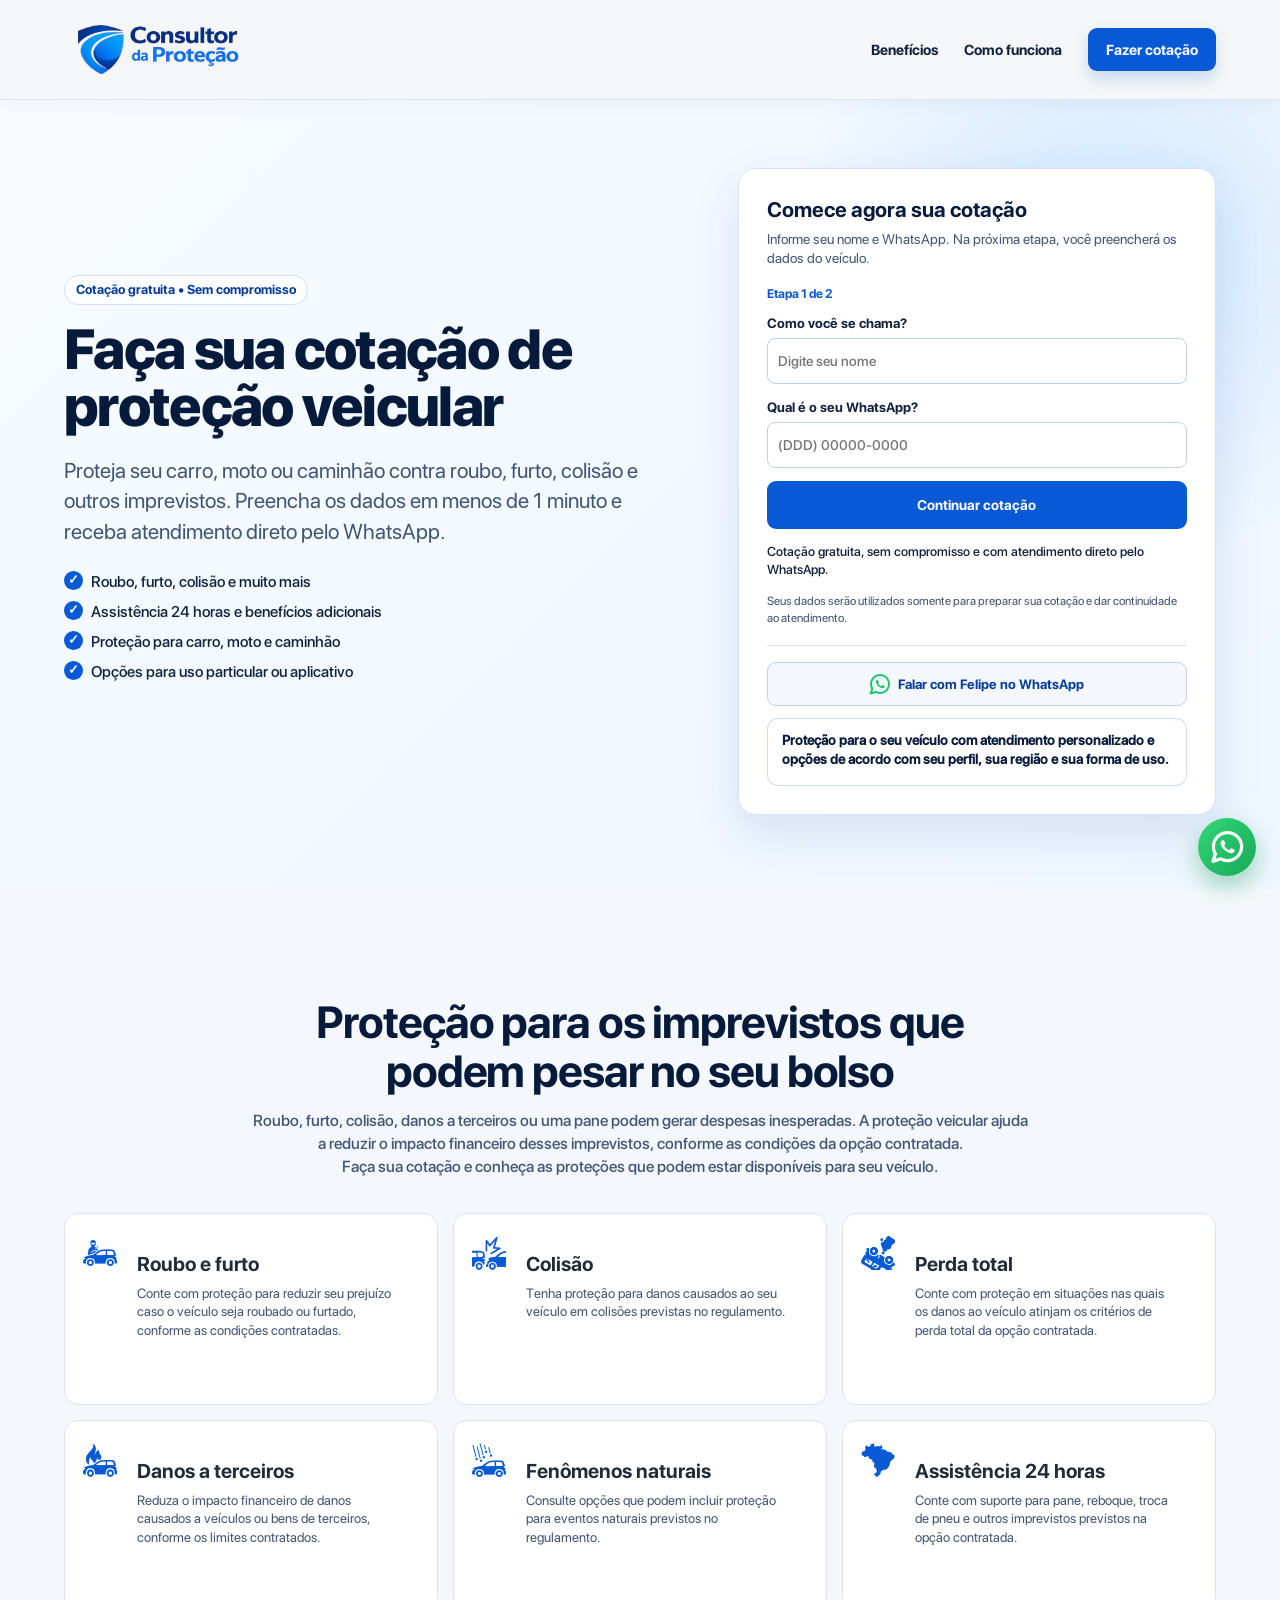
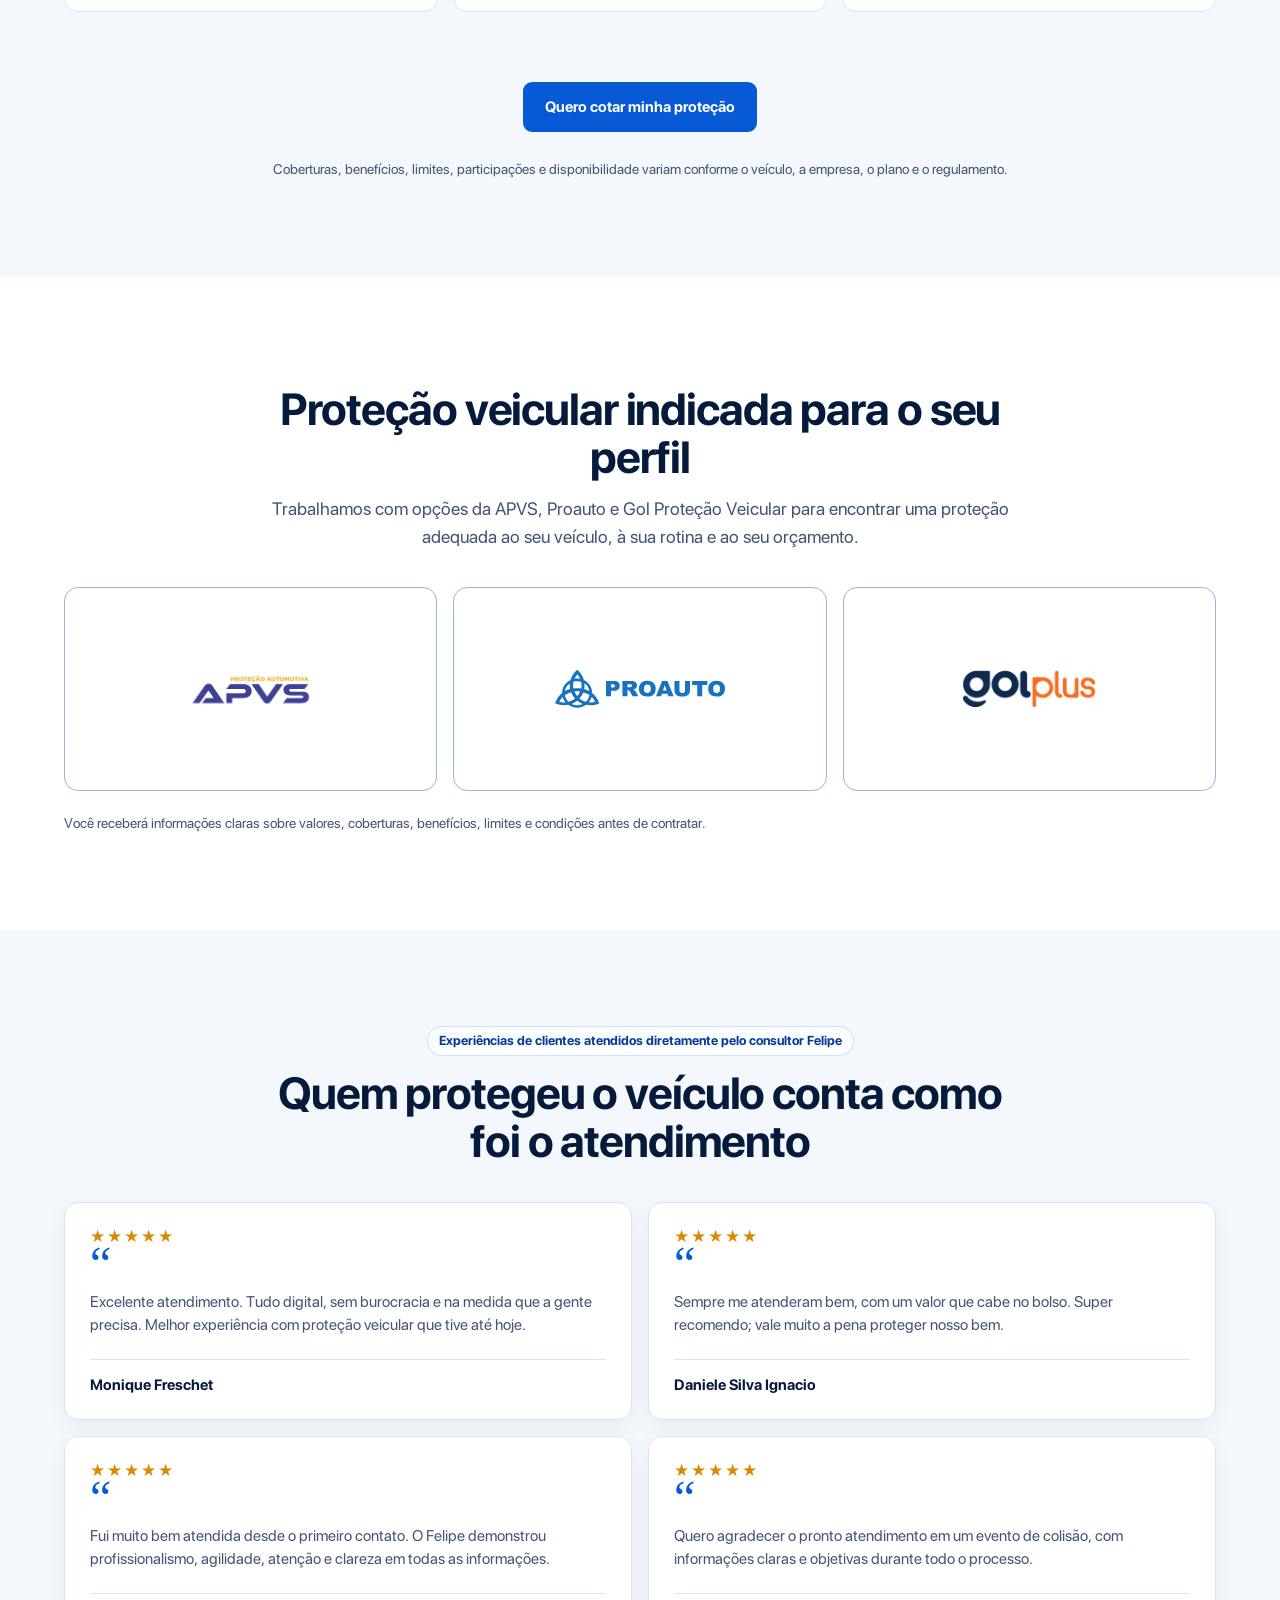
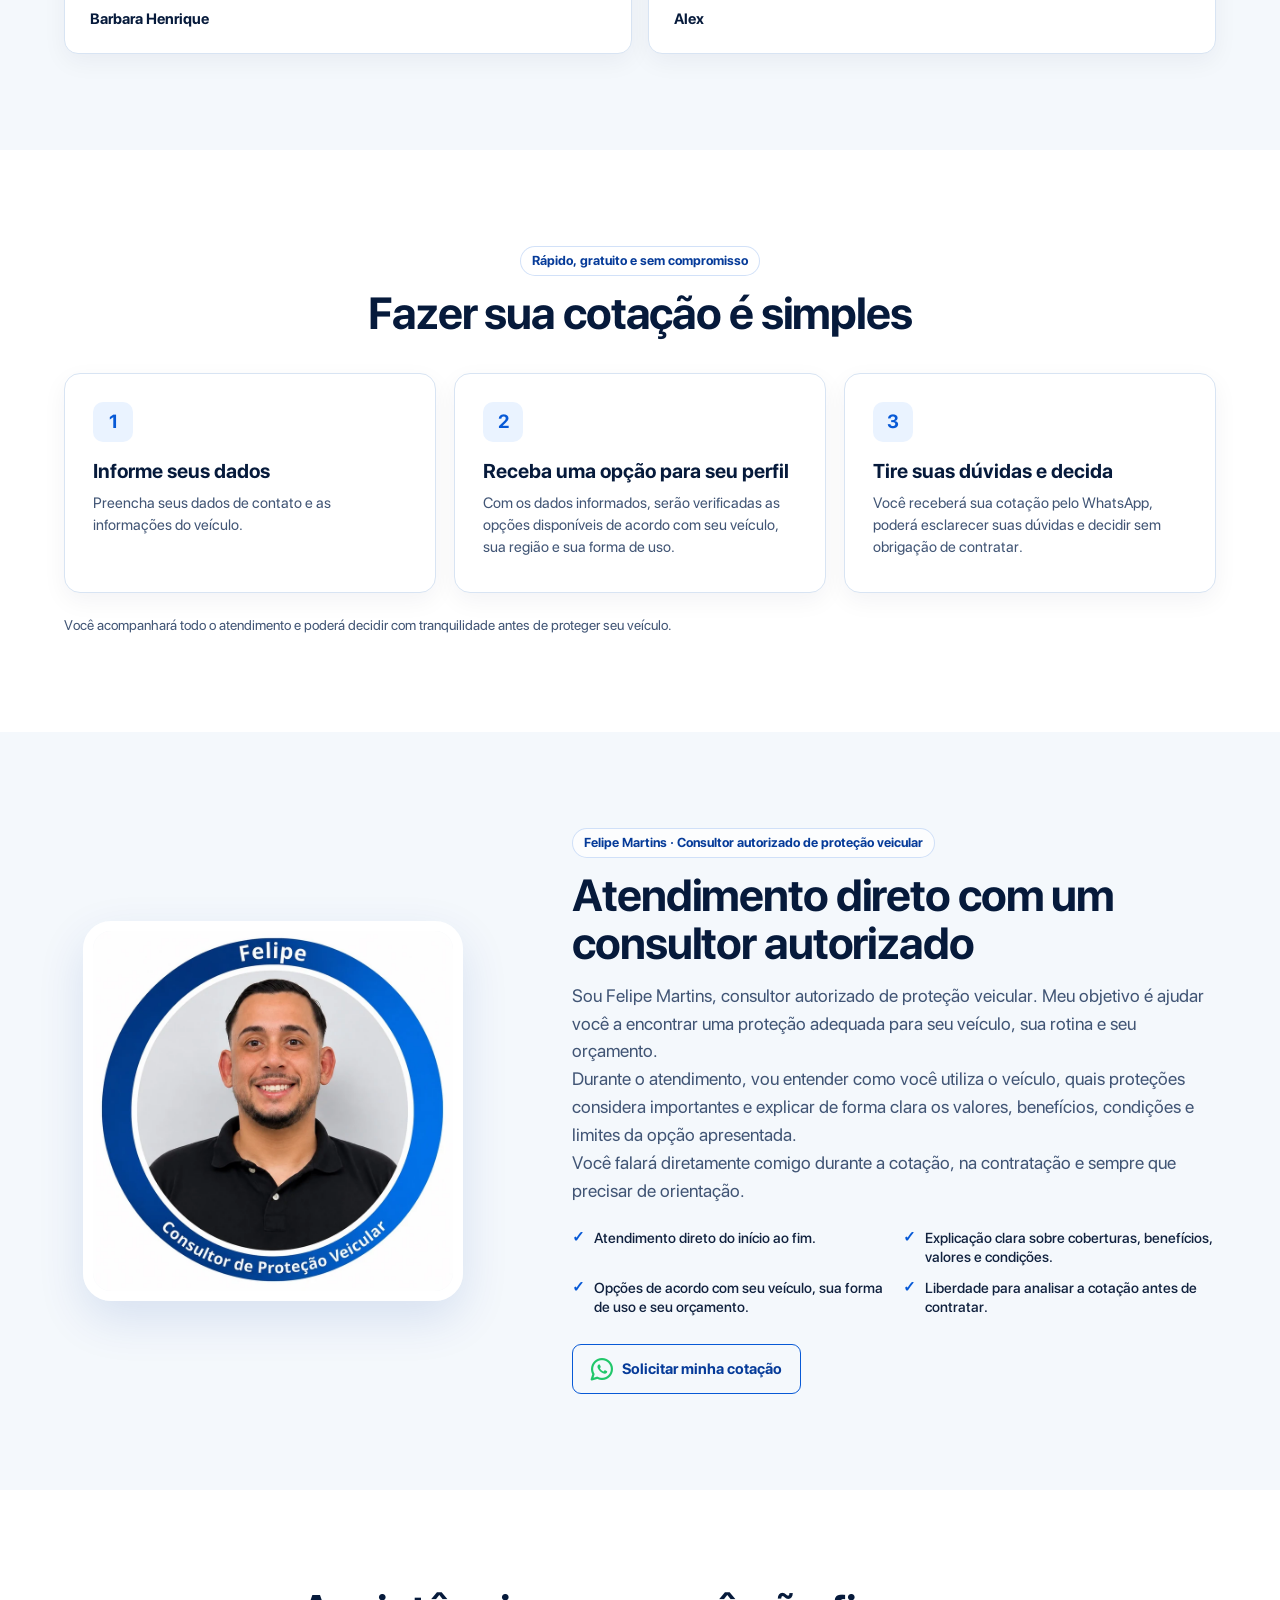
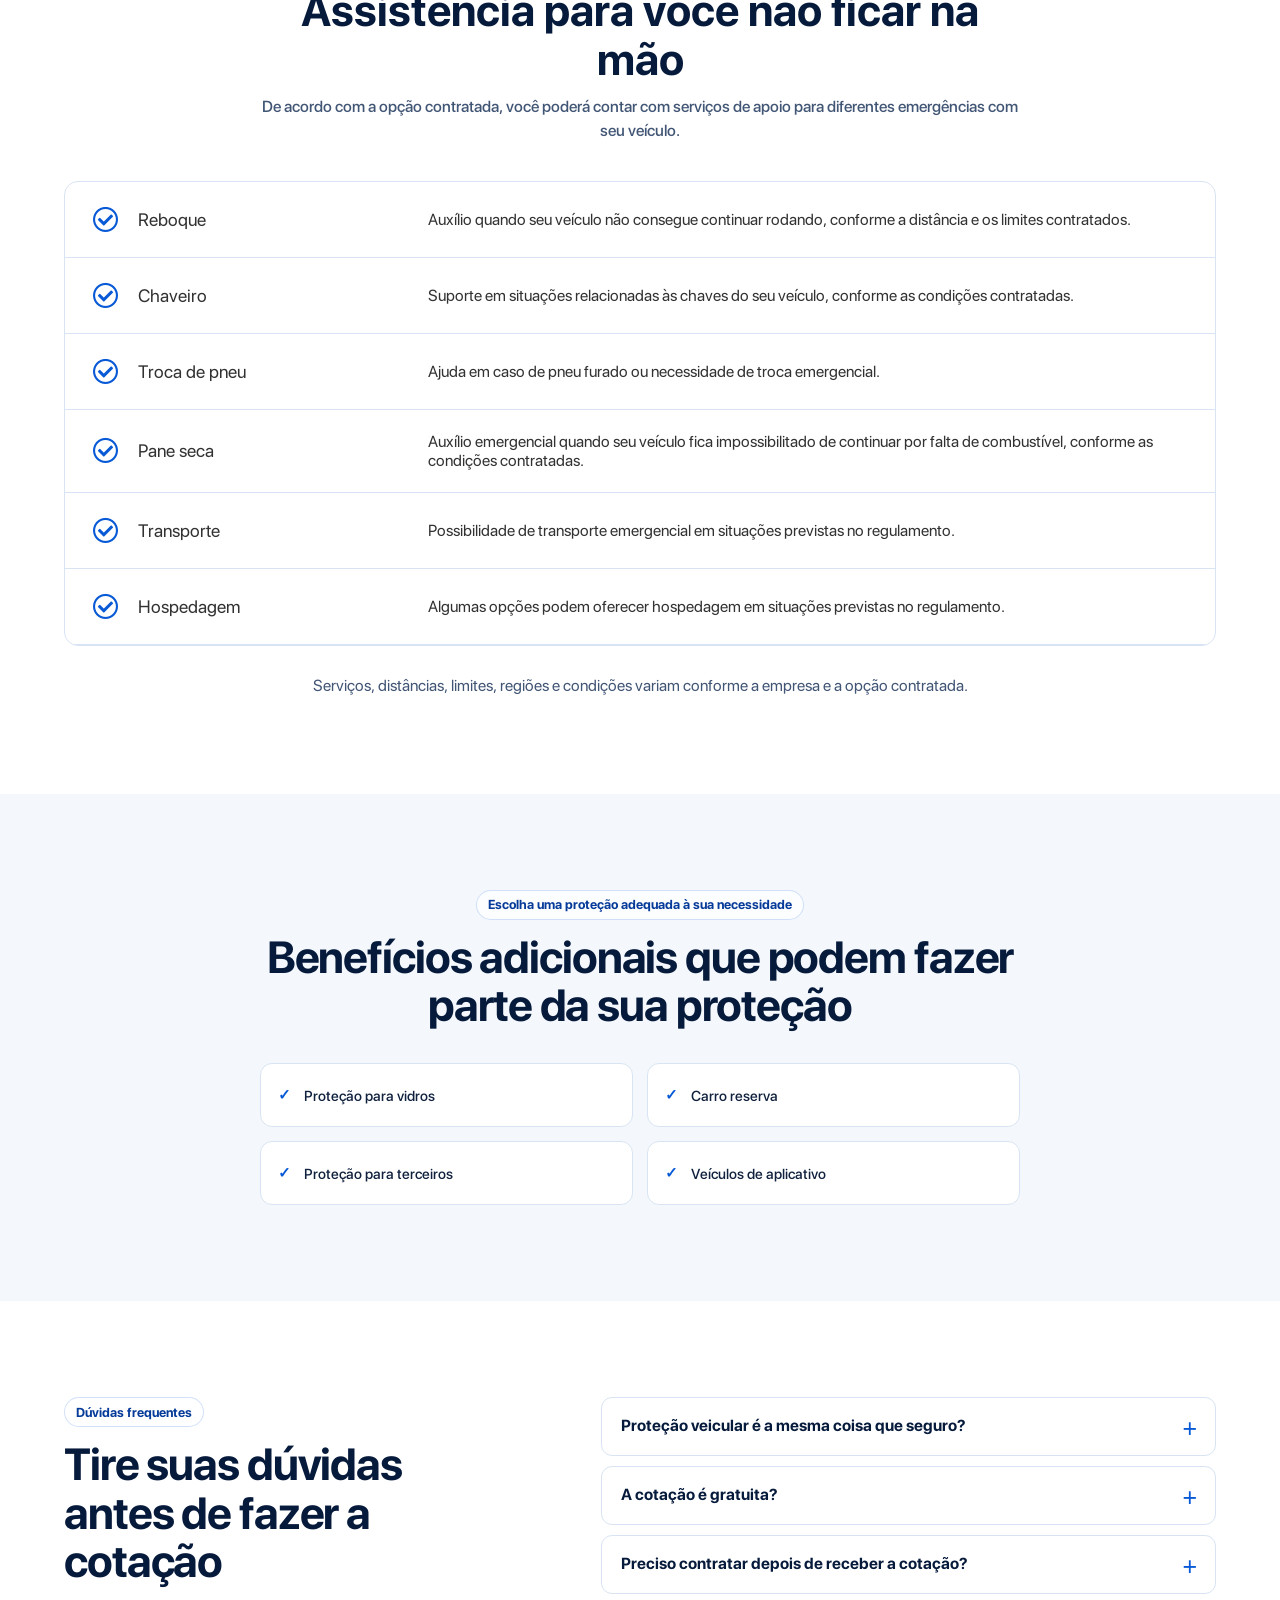
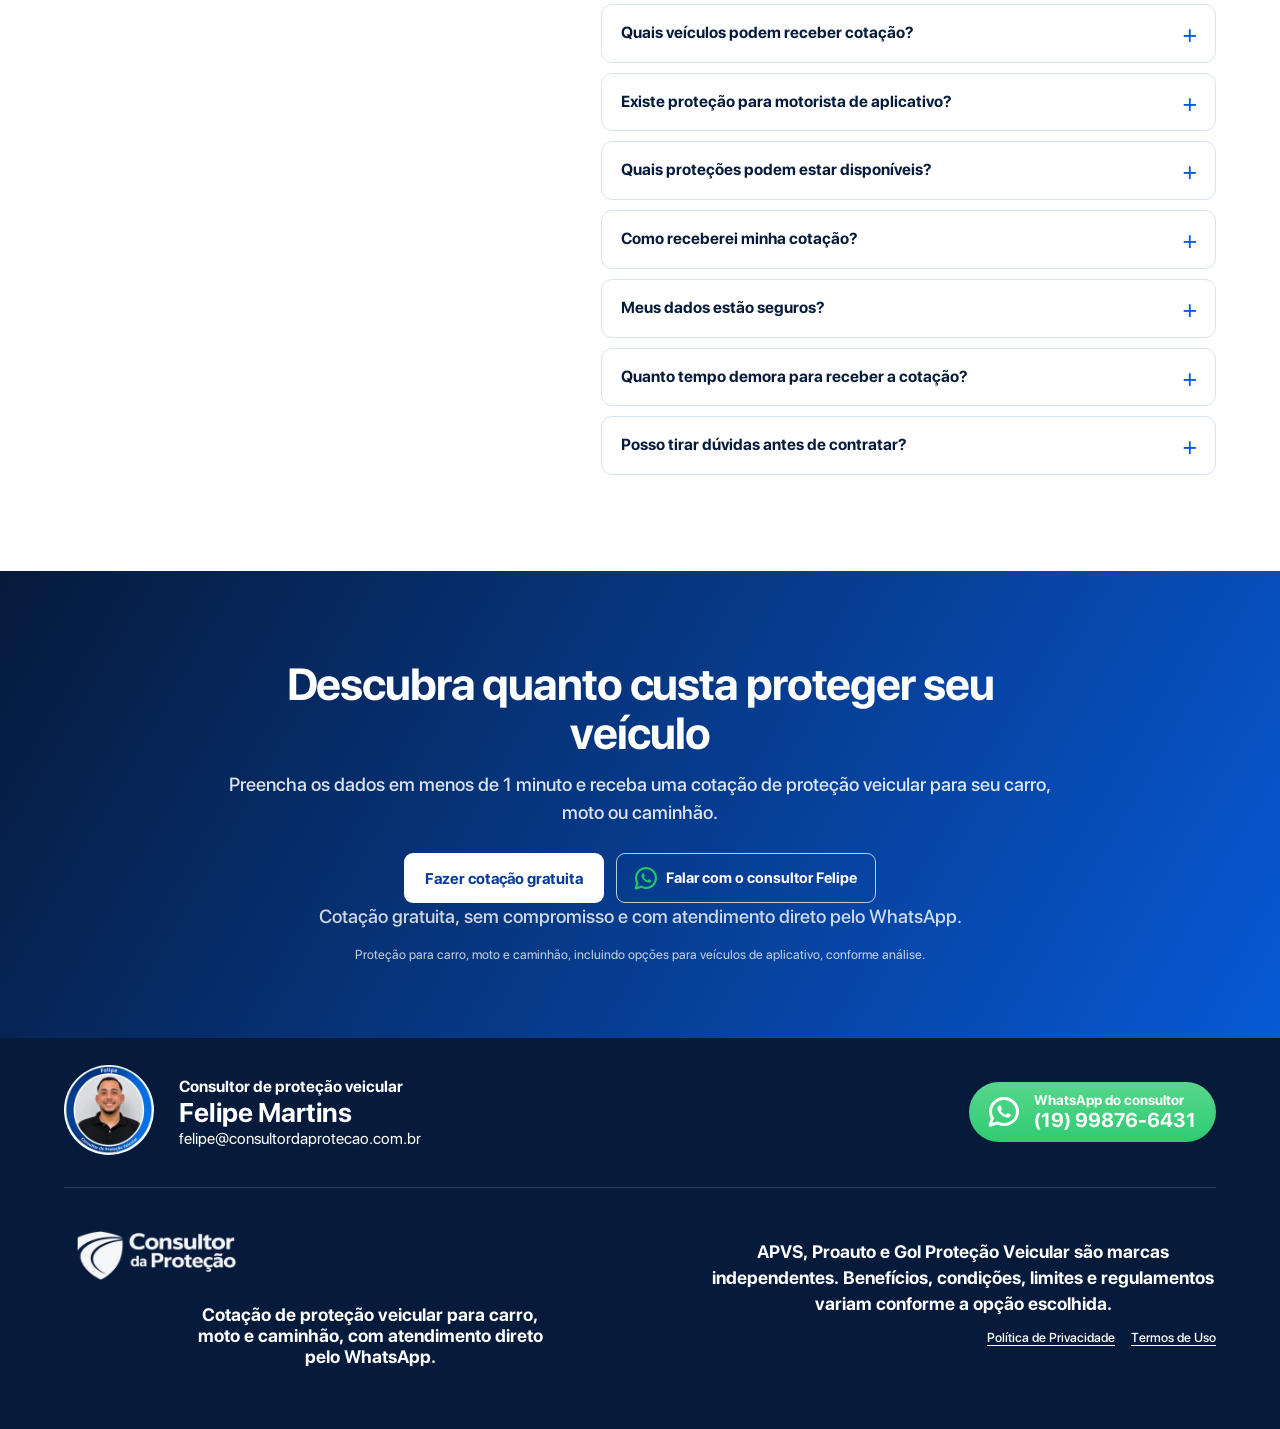
<file: index.html>
<!DOCTYPE html><html lang="pt-BR"><head>
  <!-- Google Tag Manager -->
  <script>(function(w,d,s,l,i){w[l]=w[l]||[];w[l].push({'gtm.start':new Date().getTime(),event:'gtm.js'});var f=d.getElementsByTagName(s)[0],j=d.createElement(s),dl=l!='dataLayer'?'&l='+l:'';j.async=true;j.src='https://www.googletagmanager.com/gtm.js?id='+i+dl;f.parentNode.insertBefore(j,f);})(window,document,'script','dataLayer','GTM-59C9CPQG');</script>
  <!-- End Google Tag Manager -->
  <meta charset="UTF-8">
  <meta name="viewport" content="width=device-width, initial-scale=1, viewport-fit=cover">
  <link rel="icon" href="/images/consultor-da-protecao-favicon.png" type="image/png">
  <link rel="shortcut icon" href="/images/consultor-da-protecao-favicon.png" type="image/png">
  <title>Cotação de Proteção Veicular | Compare Opções</title>
  <meta name="description" content="Solicite sua cotação de proteção veicular, compare opções da APVS, Proauto e Gol e receba atendimento personalizado pelo WhatsApp.">
  <meta name="robots" content="index, follow">
  <meta name="theme-color" content="#061a3b">
  <link rel="preload" href="fonts/SFDisplay-Heavy-latin.woff2" as="font" type="font/woff2" crossorigin>
  <link rel="canonical" href="https://consultordaprotecao.com.br/">
  <meta property="og:locale" content="pt_BR">
  <meta property="og:type" content="website">
  <meta property="og:site_name" content="Consultor da Proteção">
  <meta property="og:url" content="https://consultordaprotecao.com.br/">
  <meta property="og:title" content="Cotação de Proteção Veicular | Consultor da Proteção">
  <meta property="og:description" content="Solicite sua cotação de proteção veicular e conheça opções com atendimento personalizado.">
  <meta property="og:image" content="https://consultordaprotecao.com.br/images/felipe-dos-santos-martins-consultor-protecao-veicular.jpeg">
  <meta property="og:image:alt" content="Felipe Martins, consultor de proteção veicular">
  <meta name="twitter:card" content="summary_large_image">
  <meta name="twitter:title" content="Cotação de Proteção Veicular | Consultor da Proteção">
  <meta name="twitter:description" content="Solicite sua cotação de proteção veicular e conheça opções com atendimento personalizado.">
  <meta name="twitter:image" content="https://consultordaprotecao.com.br/images/felipe-dos-santos-martins-consultor-protecao-veicular.jpeg">
  <script type="application/ld+json">
    {
      "@context": "https://schema.org",
      "@type": "ProfessionalService",
      "name": "Consultor da Proteção",
      "url": "https://consultordaprotecao.com.br/",
      "image": "https://consultordaprotecao.com.br/images/felipe-dos-santos-martins-consultor-protecao-veicular.jpeg",
      "description": "Cotação de proteção veicular com orientação personalizada para carros, motos e caminhões.",
      "employee": {
        "@type": "Person",
        "name": "Felipe dos Santos Martins",
        "jobTitle": "Consultor de Proteção Veicular",
        "email": "felipe@consultordaprotecao.com.br",
        "telephone": "+55 19 99876-6431"
      }
    }
  </script>
  <script src="js/cotacao-email.js?v=20260728-gtm-quote-success" defer></script>

  <style>
    :root{
      /* A cor principal e uma variação dela, serve para o gradient do Banner */
      --corDefault: #0759d6;
      --corDefaultDark: #063b99;
      /* Cor Botão */
      --corButtonBanner: #0759d6;
      /* Usado para a borda do número no Banner */
      --corDefaultOpacity: #ffffff;
      /* Cor dos Ícones */
      --corDefaultIcons: #0759d6;
      /* Cor do Rodapé */
      --corFooter: #061a3b;
      /* Usado para a borda no rodapé */
      --corDefaultIconsOpacity: rgba(255, 255, 255, 0.15);
    }
  </style>
  <style id="app-css">@font-face{font-family:regular;src:url('../fonts/SFDisplay-Regular.eot');src:url('../fonts/SFDisplay-Regular-latin.woff2') format('woff2'),url('../fonts/SFDisplay-Regular.woff') format('woff');font-weight:400;font-style:normal;font-display:swap}@font-face{font-family:medium;src:url('../fonts/SFDisplay-Medium.eot');src:url('../fonts/SFDisplay-Medium-latin.woff2') format('woff2'),url('../fonts/SFDisplay-Medium.woff') format('woff');font-weight:400;font-style:normal;font-display:swap}@font-face{font-family:heavy;src:url('../fonts/SFDisplay-Heavy.eot');src:url('../fonts/SFDisplay-Heavy-latin.woff2') format('woff2'),url('../fonts/SFDisplay-Heavy.woff') format('woff');font-weight:400;font-style:normal;font-display:swap}@font-face{font-family:bold;src:url('../fonts/SFDisplay-Bold.eot');src:url('../fonts/SFDisplay-Bold-latin.woff2') format('woff2'),url('../fonts/SFDisplay-Bold.woff') format('woff');font-weight:400;font-style:normal;font-display:swap}@font-face{font-family:icomoon;src:url('../fonts/icomoon.eot');src:url('../fonts/icomoon.eot#iefix') format('embedded-opentype'),url('../fonts/icomoon.woff2') format('woff2'),url('../fonts/icomoon.woff') format('woff'),url('../images/icomoon.svg#icomoon') format('svg');font-weight:400;font-style:normal;font-display:swap}[class*=" icon-"],[class^=icon-]{font-family:icomoon!important;speak:none;font-style:normal;font-weight:400;font-variant:normal;text-transform:none;line-height:1;-webkit-font-smoothing:antialiased;-moz-osx-font-smoothing:grayscale}.icon-icone-furto-roubo:before{content:"\e900"}.icon-icone-colisoes:before{content:"\e901"}.icon-icone-perda-total:before{content:"\e902"}.icon-icone-incendio:before{content:"\e903"}.icon-icone-granizo:before{content:"\e904"}.icon-icone-brasil:before{content:"\e905"}.icon-check-2:before{content:"\e906"}.icon-check:before{content:"\e907"}.icon-left:before{content:"\e908"}.icon-whatsapp:before{content:"\e909"}.icon-icone-carro-reserva:before{content:"\e90a"}.icon-icone-vidros:before{content:"\e90b"}*{margin:0;padding:0;outline:0;box-sizing:border-box}html{font-size:62.5%}body{background:#fff;font-family:regular,Helvetica,Arial,sans-serif;text-rendering:optimizeLegibility!important;-webkit-font-smoothing:antialiased!important;font-size:1.6rem}.container{max-width:1170px;width:90%;margin:auto}.button-whatsapp{padding:10px 20px;border-radius:40px;display:flex;align-items:center;flex-direction:row;text-decoration:none;background:#58d68d;background:-moz-linear-gradient(180deg,#58d68d 0,#2ecc71 100%);background:-webkit-linear-gradient(180deg,#58d68d 0,#2ecc71 100%);background:linear-gradient(180deg,#58d68d 0,#2ecc71 100%);transition:filter .3s}.button-whatsapp:hover{filter:brightness(90%)}.button-whatsapp i{color:#fff;font-size:3rem;margin-right:15px}.button-whatsapp span{display:flex;flex-direction:column}.button-whatsapp small{color:#fff;font-family:bold;font-size:1.4rem}.button-whatsapp p{color:#fff;font-family:bold;font-size:2rem}input{background:#fff;border:1px solid #d8e3ef;padding:12px;font-family:medium,Helvetica,Arial,sans-serif;font-size:1.6rem;width:100%;border-radius:3px}select{background:#fff;border:1px solid #d8e3ef;padding:12px;font-family:medium,Helvetica,Arial,sans-serif;font-size:1.6rem;height:47px;width:100%;border-radius:3px;margin-top:5px}.button{background:#222933;color:#fff;border-radius:30px;font-size:1.6rem;font-family:bold,Arial,Helvetica,sans-serif;display:block;width:100%;border:0;cursor:pointer;padding:14px;transition:.2s filter}.button:hover{filter:brightness(80%)}.title-section{text-align:center;margin-bottom:60px}.title-section span{color:#212c38;font-size:4rem;font-family:bold,Arial,Helvetica,sans-serif}.title-section p{color:#72909b;font-size:2.2rem;font-family:medium;margin-top:10px}.back{width:60px;height:50px;background:#d8e3ef;color:#495458;cursor:pointer;display:flex;justify-content:center;align-items:center;border-radius:100%;border:0;transition:background .3s}.back:hover{background:#c0ccd8;color:#495458}.row-flexbox-center{display:flex;justify-content:center;padding-top:40px}.button-modal{background:#222933;color:#fff;border-radius:40px;font-size:1.9rem;font-family:bold,Arial,Helvetica,sans-serif;display:block;border:0;cursor:pointer;padding:20px 80px;transition:.2s filter}.button-modal:hover{filter:brightness(80%)}.option-input{-webkit-appearance:none;-moz-appearance:none;-ms-appearance:none;-o-appearance:none;appearance:none;position:relative;top:0;right:0;bottom:0;left:0;height:17px;width:17px;transition:all .15s ease-out 0s;background:#fff;border:none;color:#fff;cursor:pointer;display:inline-block;margin-right:5px;outline:0;position:relative;z-index:10;border:1px solid #d9e4ef;border-radius:100%}.option-input:hover{background:#fff;border:1px solid #d9e4ef}.option-input:checked{background:var(--corDefaultIcons)}.option-input:checked::before{height:100%;width:100%;content:'';position:absolute;background:url(../images/check.svg);fill:#FFF;display:inline-block;font-size:2.6rem;text-align:center;line-height:40px;top:0;right:auto;left:0;background-position:center;background-size:11px;background-repeat:no-repeat;filter:invert(100%)}.option-input:checked::after{background:var(--corDefaultIcons);content:'';display:block;position:relative;z-index:100}.option-input.radio{border-radius:50%}.option-input.radio::after{border-radius:50%}header.header-page{height:100px}header.header-page .container{height:100%;display:flex;align-items:center;justify-content:space-between}header.header-page .container img{max-height:90px;max-width:200px}.site-brand{color:#15243e;font-family:bold,Arial,Helvetica,sans-serif;font-size:3.35rem;font-weight:700;letter-spacing:-1.5px;text-decoration:none}.site-brand span{color:#eb6607;font-family:regular,Arial,Helvetica,sans-serif;font-size:2.55rem;letter-spacing:-1.2px}.required{border:1px solid red!important}.input-true{border:1px solid #3ccf7a!important}.banner{min-height:550px;background:#ff7900!important;background-image:none!important}.banner .container{max-width:935px;display:flex;align-items:center;justify-content:space-between}.banner .container header{min-height:390px;flex:1;display:flex;align-items:center;justify-content:space-between}.banner .container header .text-banner{width:100%;max-width:440px}.banner .container header .text-banner h1{font-family:heavy,Arial,Helvetica,sans-serif;font-size:5.5rem;color:#fff;text-transform:uppercase;line-height:110%}.banner .container header .text-banner p{font-size:1.8rem;color:#fff;font-family:medium,Arial,Helvetica,sans-serif;margin-top:20px}.banner .container header .box-call-to-action-form{max-width:352px;width:100%;background:#fff;border-radius:10px;padding:28px;margin-top:20px}.banner .container header .box-call-to-action-form span{font-size:1.4rem;color:#323232;font-family:medium,Arial,Helvetica,sans-serif;display:flex;justify-content:center;margin-bottom:20px}.banner .container header .box-call-to-action-form .group-form{margin-bottom:6px}.banner .container header .box-call-to-action-form .group-form label{font-size:1.2rem}.banner .container header .box-call-to-action-form input{height:36px;padding:8px 10px;font-size:1.4rem}.banner .container header .box-call-to-action-form input.option-input{width:18px;min-width:18px;height:18px;min-height:18px;padding:0;margin:0 7px 0 0;flex:0 0 18px}.banner .container header .box-call-to-action-form .button{margin-top:12px;padding:11px;font-size:1.4rem}.group-form{margin-bottom:10px}.group-form label{font-size:1.4rem;color:#323232;font-family:bold,Arial,Helvetica,sans-serif}.group-form input{margin-top:5px}.group-form ul{list-style:none;margin-top:5px;display:flex;justify-content:space-between;align-items:center}.group-form li{width:31%;border:1px solid #d8e3ef;display:flex;justify-content:flex-start;align-items:center;height:43px;padding:10px 10px 14px 10px;border-radius:4px}.group-form li label{color:#323232;font-family:regular,Arial,Helvetica,sans-serif;cursor:pointer;margin-top:3px}.box-call-to-action-form .button{margin-top:20px}.row-flexbox{display:flex;justify-content:space-between}.row-flexbox .back{margin:20px 10px 0 0}.two-col{width:48%}.box-input{background:#fff;border:1px solid #d8e3ef;padding:12px 12px 14px 12px;width:100%;border-radius:3px;height:45px;margin-top:5px;display:flex;justify-content:flex-start;align-items:center}body .box-input label{font-family:regular,Arial,Helvetica,sans-serif;margin-top:3px}body .box-input label small{font-family:regular,Arial,Helvetica,sans-serif;color:#a9b1bb;font-size:1.4rem}.banner footer{margin:auto;margin-top:20px;width:100%;display:grid;grid-template-columns:repeat(auto-fit,minmax(200px,1fr));grid-gap:20px}.banner .box-banner{display:flex;flex-direction:row}.banner .box-banner:last-child .number{padding:0 4px}.banner .box-banner .number{border:1px solid var(--corDefaultOpacity);width:50px;height:50px;font-size:2.4rem;font-family:bold,Arial,Helvetica,sans-serif;color:#fff;margin-right:16px;border-radius:6px;overflow:hidden;display:flex;align-items:center;justify-content:center}.banner .box-banner span{color:#fff;font-size:1.8rem;font-family:bold,Arial,Helvetica,sans-serif}.banner .box-banner p{color:#fff;font-size:1.4rem;font-family:regular,Arial,Helvetica,sans-serif;margin-top:15px;opacity:.9}@media (min-width:769px){.banner .container{max-width:935px!important}.banner .container header .text-banner{max-width:440px!important}.banner .container header .text-banner h1{font-size:5.5rem!important}.banner .container header .box-call-to-action-form{max-width:352px!important}}.section-boxs{background:#f7f8fa;min-height:400px;padding:100px 0}.lists-box{margin:auto;width:100%;display:grid;grid-template-columns:repeat(auto-fit,minmax(250px,1fr));grid-gap:20px}.lists-box li{background:#fff;border:1px solid #d8e3ef;padding:30px;border-radius:10px;display:flex}.lists-box li .text-list-box{display:flex;flex-direction:column;padding:0 20px}.lists-box li i{width:60px;height:30px;font-size:4rem;color:#eb6607}.lists-box li .text-list-box span{font-size:2rem;color:#212c38;font-family:bold}.lists-box li .text-list-box p{font-size:1.6rem;color:#72909b;margin-top:15px}.section-list{background:#fff;padding:100px 0}.lists li{display:flex;flex:1;border-bottom:1px solid #d8e3ef;padding:20px 0;display:flex;justify-content:space-between;align-items:center}.lists li.first-li .product span{padding-left:45px;font-family:bold,Arial,Helvetica,sans-serif}.lists li.first-li .description p{font-family:bold,Arial,Helvetica,sans-serif}.lists li .product{max-width:335px;width:100%;display:flex;justify-content:flex-start;align-items:center}.lists li .product span{font-size:1.8rem;font-family:regular,Arial,Helvetica,sans-serif;color:#323232}.lists li .product i{margin-right:20px;font-size:2.5rem;color:#eb6607}.lists li .description{flex:1}.lists li .description p{font-size:1.6rem;font-family:regular,Arial,Helvetica,sans-serif;color:#323232}.section-call-to-action{background:#ed6500;min-height:340px;text-align:center;display:flex;flex-direction:column;justify-content:center;align-items:center}.section-call-to-action h2{font-size:4rem;color:#fff;font-family:bold,Arial,Helvetica,sans-serif}.section-call-to-action p{color:#fff;font-size:2.2rem;font-family:Medium,Arial,Helvetica,sans-serif;margin:15px 0 35px 0}.section-call-to-action button{background:#222933;border-radius:40px;color:#fff;border:0;padding:20px 80px;font-size:2rem;font-family:bold,Arial,Helvetica,sans-serif;cursor:pointer;transition:filter .2s}.section-call-to-action button:hover{filter:brightness(90%)}.footer-page{width:100%;background:#222933}.footer-page .container header{display:flex;align-items:center;justify-content:space-between;min-height:180px;border-bottom:1px solid var(--corDefaultIconsOpacity)}.footer-page .container header .consultant{display:flex;align-items:center;justify-content:center}.footer-page .container header .consultant-photo{border-radius:100%;width:90px;height:90px;margin-right:25px;object-fit:cover}.footer-page .container header .dados-consultant{display:flex;flex-direction:column}.footer-page .container header .dados-consultant span:first-child{font-size:1.6rem;color:#fff;font-family:bold,Arial,Helvetica,sans-serif}.footer-page .container header .dados-consultant span:nth-child(2){font-size:3.2rem;color:#fff;font-family:bold,Arial,Helvetica,sans-serif}.footer-page .container header .dados-consultant span:nth-child(3){font-size:1.6rem;color:#fff;font-family:regular,Arial,Helvetica,sans-serif}.footer-page .container footer{min-height:80px;display:flex;align-items:center;justify-content:space-between}.footer-page .container footer p{color:#fff;font-size:1.8rem;font-family:bold;flex:1;text-align:center;margin-left:116px}.footer-consultant-brand{width:116px;color:rgba(255,255,255,.55);font-family:medium,Arial,Helvetica,sans-serif;font-size:1.4rem;text-align:right}.floating-whatsapp{position:fixed;right:28px;bottom:28px;z-index:1000;width:62px;height:62px;border-radius:50%;background:linear-gradient(135deg,#55dd8c 0,#1fbd60 100%);color:#fff;box-shadow:0 10px 24px rgba(19,151,71,.38);display:flex;align-items:center;justify-content:center;text-decoration:none;transition:transform .2s ease,box-shadow .2s ease}.floating-whatsapp::before{content:'';position:absolute;inset:-6px;border:2px solid rgba(67,214,128,.55);border-radius:50%;animation:whatsapp-pulse 2.2s ease-out infinite}.floating-whatsapp i{font-size:3.6rem;position:relative;z-index:1}.floating-whatsapp-label{position:absolute;right:74px;padding:9px 13px;border-radius:8px;background:#222933;color:#fff;font-family:bold,Arial,Helvetica,sans-serif;font-size:1.4rem;white-space:nowrap;opacity:0;pointer-events:none;transform:translateX(8px);transition:opacity .2s ease,transform .2s ease}.floating-whatsapp:hover{color:#fff;transform:translateY(-3px) scale(1.04);box-shadow:0 14px 28px rgba(19,151,71,.48)}.floating-whatsapp:focus-visible .floating-whatsapp-label,.floating-whatsapp:hover .floating-whatsapp-label{opacity:1;transform:translateX(0)}.floating-whatsapp:focus-visible{outline:3px solid #FFF;outline-offset:3px}@keyframes whatsapp-pulse{0%{transform:scale(.88);opacity:.8}100%,70%{transform:scale(1.22);opacity:0}}.modal-content{padding:30px;border-radius:15px!important}.modal-content .box-call-to-action-form span{font-size:18px;margin-bottom:20px;font-weight:700;text-align:center;flex:1;display:flex;justify-content:center}@media (min-width:1170px){.lists-box{grid-template-columns:repeat(3,minmax(30%,1fr))}}@media (max-width:768px){html{font-size:50%}.banner .box-banner .number{width:50px;height:50px}.banner .container header .text-banner h1{font-size:5.5rem}.banner .container header .box-call-to-action-form{margin-left:0}.banner .container header{min-height:0;padding:50px 0;flex-direction:column}.banner{min-height:600px}.section-boxs,.section-list{padding:50px 0}}@media (max-width:600px){.site-brand{font-size:5.15rem;letter-spacing:-2.2px}.site-brand span{font-size:3.95rem;letter-spacing:-1.7px}.floating-whatsapp{width:56px;height:56px;right:18px;bottom:18px}.floating-whatsapp i{font-size:3.2rem}.floating-whatsapp-label{display:none}.banner{min-height:0;padding:38px 0 45px}.banner .container{max-width:100%}.banner .container header{min-height:0}.banner .container header .text-banner{max-width:100%}.banner .container header .text-banner h1{font-size:4.4rem}.banner .container header .box-call-to-action-form{max-width:390px;padding:24px}.banner .container header .box-call-to-action-form input{min-height:44px}.banner .container header .box-call-to-action-form .button{padding:13px}.banner footer{margin-top:10px;grid-template-columns:1fr;grid-gap:24px}.section-call-to-action{min-height:300px;padding:40px 0}.section-call-to-action h2{font-size:3.4rem}.section-call-to-action p{font-size:1.9rem;line-height:1.35}.section-call-to-action button{width:min(100%,320px);padding:19px 24px}.lists li .product{max-width:100%}.banner .container header{flex-direction:column}.banner .container header .box-call-to-action-form{margin-left:0;margin-bottom:30px}.banner{padding:50px 0}.text-banner{text-align:center}.footer-page .container footer p{text-align:left;margin-left:0}.footer-page .container header .consultant-photo{width:50px;height:50px;margin-right:11px}.footer-page .container header .dados-consultant span:first-child{font-size:1.3rem}.footer-page .container header .dados-consultant span:nth-child(2){font-size:2.2rem}.consultant{margin-bottom:25px}.footer-page .container header{flex-direction:column;min-height:130px;padding:30px 0}.lists li.first-li{display:none}.lists li{flex-direction:column}.product{margin-bottom:10px}.product span{font-weight:700}header.header-page .button-whatsapp{display:none!important}header.header-page .container{display:flex;justify-content:center;align-items:center}}@media (max-width:320px){.section-call-to-action button{padding:20px 60px}.banner .container header .text-banner h1{font-size:4.4rem}.banner{padding:30px 0}.header-page .button-whatsapp{display:none}}:root{--cp-blue-950:#061a3b;--cp-blue-800:#063b99;--cp-blue-700:#0759d6;--cp-blue-500:#1688ff;--cp-blue-100:#eaf3ff;--cp-slate-900:#10213e;--cp-slate-700:#415575;--cp-slate-200:#d8e4f3;--cp-slate-100:#f4f8fc;--cp-white:#ffffff;--cp-green:#20c76a;--cp-radius:18px;--cp-shadow:0 18px 48px rgba(6, 59, 153, .12)}#app,body,html{width:100%;min-height:100%;margin:0;padding:0}body,html{background:var(--cp-blue-950)}@supports (min-height:100dvh){#app,body,html{min-height:100dvh}}html{scroll-behavior:smooth}section[id]{scroll-margin-top:98px}body{color:var(--cp-slate-900);overflow-x:clip}body a{text-decoration:none}body :focus-visible{outline:3px solid var(--cp-blue-500);outline-offset:3px}.header-page{position:sticky;top:0;z-index:50;border-bottom:1px solid var(--cp-slate-200);background:rgba(255,255,255,.96);box-shadow:0 4px 18px rgba(6,26,59,.04)}.header-page .container{min-height:82px;display:flex;align-items:center;gap:28px}.site-brand{display:block;width:188px;flex:0 0 188px;line-height:0}.site-brand img{display:block;width:100%;height:auto}.site-nav{display:flex;align-items:center;justify-content:flex-end;gap:26px;margin-left:auto}.site-nav a{color:var(--cp-slate-900);font-family:bold,Arial,sans-serif;font-size:1.45rem;white-space:nowrap}.site-nav a:hover{color:var(--cp-blue-700)}.site-nav .site-nav-cta{border-radius:9px;background:var(--cp-blue-700);color:var(--cp-white);padding:13px 18px;box-shadow:0 8px 16px rgba(7,89,214,.18)}.site-nav .site-nav-cta:hover{color:var(--cp-white);background:var(--cp-blue-800)}.header-page .button-whatsapp{display:none}.banner{min-height:auto;padding:68px 0 74px;background:radial-gradient(circle at 86% 20%,rgba(22,136,255,.16),transparent 25%),linear-gradient(135deg,#f7fbff 0,#eef6ff 100%)!important}.banner .container{max-width:1170px!important;width:min(90%,1170px)}.banner .container header{min-height:auto;display:grid;grid-template-columns:minmax(0,1.1fr) minmax(360px,.9fr);align-items:center;gap:clamp(36px,7vw,96px);padding:0}.banner .container header .text-banner{max-width:640px!important;text-align:left}.hero-eyebrow,.section-kicker{display:inline-flex;align-items:center;min-height:30px;padding:6px 11px;border:1px solid rgba(7,89,214,.18);border-radius:999px;background:rgba(255,255,255,.72);color:var(--cp-blue-800);font-family:bold,Arial,sans-serif;font-size:1.3rem;line-height:1.2}.banner .container header .text-banner h1{max-width:650px!important;margin:16px 0 18px;color:var(--cp-blue-950);font-family:heavy,Arial,sans-serif;font-size:clamp(4rem, 4.4vw, 6.2rem)!important;line-height:1.02;letter-spacing:-.03em;text-transform:none}.banner .container header .text-banner>p{max-width:590px;color:var(--cp-slate-700);font-family:regular,Arial,sans-serif;font-size:clamp(1.8rem, 1.8vw, 2.15rem);line-height:1.42}.hero-benefits{display:grid;gap:9px;margin:25px 0;padding:0;list-style:none}.hero-benefits li{position:relative;padding-left:27px;color:var(--cp-slate-900);font-family:medium,Arial,sans-serif;font-size:1.55rem;line-height:1.35}.hero-benefits li::before{content:'✓';position:absolute;left:0;top:-1px;width:19px;height:19px;border-radius:50%;background:var(--cp-blue-700);color:var(--cp-white);font-family:Arial,sans-serif;font-size:1.25rem;font-weight:700;line-height:19px;text-align:center}.hero-actions{display:flex;flex-wrap:wrap;align-items:center;gap:14px}.final-primary,.hero-primary{display:inline-flex;min-height:50px;align-items:center;justify-content:center;border-radius:9px;background:var(--cp-blue-700);color:var(--cp-white);padding:14px 21px;font-family:bold,Arial,sans-serif;font-size:1.55rem;box-shadow:0 10px 20px rgba(7,89,214,.22);transition:transform .2s,background .2s}.final-primary:hover,.hero-primary:hover{background:var(--cp-blue-800);color:var(--cp-white);transform:translateY(-2px)}.final-secondary,.hero-secondary,.outline-cta{display:inline-flex;min-height:50px;align-items:center;justify-content:center;gap:9px;border:1px solid var(--cp-blue-700);border-radius:9px;color:var(--cp-blue-800);padding:13px 18px;font-family:bold,Arial,sans-serif;font-size:1.5rem;transition:background .2s,color .2s}.final-secondary:hover,.hero-secondary:hover,.outline-cta:hover{background:var(--cp-blue-100);color:var(--cp-blue-800)}.final-secondary i,.hero-secondary i,.outline-cta i{color:var(--cp-green);font-size:2.2rem}.credibility-stats{display:flex;flex-wrap:wrap;gap:9px;margin:20px 0 0}.credibility-stats span{padding:7px 10px;border:1px solid var(--cp-slate-200);border-radius:999px;background:rgba(255,255,255,.78);color:var(--cp-blue-800);font-family:medium,Arial,sans-serif;font-size:1.28rem;line-height:1.25}.availability-note{margin:12px 0 0;color:var(--cp-slate-700);font-size:1.3rem;line-height:1.4}.economy-highlight{max-width:590px;margin-top:16px;padding:12px 14px;border:1px solid rgba(7,89,214,.2);border-radius:11px;background:rgba(255,255,255,.74)}.economy-highlight strong{display:block;color:var(--cp-blue-950);font-family:medium,Arial,sans-serif;font-size:1.38rem;line-height:1.35}.economy-highlight small{display:block;margin-top:5px;color:var(--cp-slate-700);font-size:1.18rem;line-height:1.35}.hero-microcopy{display:block;margin-top:15px;color:var(--cp-slate-700);font-size:1.3rem}.banner .container header .box-call-to-action-form{max-width:none!important;width:100%;margin:0!important;padding:28px!important;border:1px solid var(--cp-slate-200);border-radius:var(--cp-radius)!important;background:var(--cp-white);box-shadow:var(--cp-shadow)}.banner .container header .box-call-to-action-form>span{display:block;margin:0 0 8px;color:var(--cp-blue-950);font-family:bold,Arial,sans-serif;font-size:2.1rem;line-height:1.2;text-align:left}.form-description{margin:0 0 18px;color:var(--cp-slate-700);font-size:1.4rem;line-height:1.35}.form-progress{margin:0 0 12px;color:var(--cp-blue-700);font-family:bold,Arial,sans-serif;font-size:1.25rem}.form-field-help{display:block;margin-top:7px;color:var(--cp-slate-700);font-size:1.15rem;line-height:1.35}.form-security-note{display:flex;align-items:center;gap:6px;margin:7px 0 0;color:var(--cp-slate-700);font-family:medium,Arial,sans-serif;font-size:1.15rem;line-height:1.3}.form-security-note svg{width:15px;height:15px;flex:0 0 15px;color:var(--cp-blue-700)}.banner .container header .box-call-to-action-form .form-security-note span{display:inline;justify-content:flex-start;margin:0;color:inherit;font-family:inherit;font-size:inherit}.banner .container header .box-call-to-action-form .group-form{margin-bottom:13px}.banner .container header .box-call-to-action-form .group-form label{color:var(--cp-slate-900);font-family:bold,Arial,sans-serif;font-size:1.35rem}.box-call-to-action-form input,.box-call-to-action-form select{min-height:46px;margin-top:6px;border:1px solid #bfd1ea;border-radius:8px;color:var(--cp-slate-900);font-family:medium,Arial,sans-serif;font-size:1.55rem}.box-call-to-action-form input:focus,.box-call-to-action-form select:focus{border-color:var(--cp-blue-700);box-shadow:0 0 0 3px rgba(7,89,214,.12)}.box-call-to-action-form .button{min-height:48px;margin-top:12px;border-radius:9px;background:var(--cp-blue-700);font-size:1.55rem}.box-call-to-action-form .button:hover{background:var(--cp-blue-800);filter:none}.form-privacy-note{margin:14px 0 0;color:var(--cp-slate-700);font-size:1.2rem;line-height:1.4}.form-support-note{margin:14px 0 0;color:var(--cp-slate-900);font-family:medium,Arial,sans-serif;font-size:1.3rem;line-height:1.4}.form-whatsapp-note{margin:13px 0 0;color:var(--cp-slate-700);font-size:1.2rem;line-height:1.4;text-align:center}.form-secondary-actions{display:grid;gap:12px;margin-top:18px;padding-top:16px;border-top:1px solid var(--cp-slate-200)}.form-secondary-whatsapp{min-height:44px;display:inline-flex;align-items:center;justify-content:center;gap:8px;border:1px solid #bfd1ea;border-radius:9px;background:var(--cp-slate-100);color:var(--cp-blue-800);font-family:bold,Arial,sans-serif;font-size:1.35rem;text-decoration:none}.form-secondary-whatsapp:focus-visible,.form-secondary-whatsapp:hover{background:var(--cp-blue-100);color:var(--cp-blue-800)}.form-secondary-whatsapp i{color:var(--cp-green);font-size:2rem}.form-secondary-actions .economy-highlight{max-width:none;margin:0;text-align:left}.form-whatsapp-fallback{width:100%;min-height:46px;margin-top:12px;display:inline-flex;align-items:center;justify-content:center;border:1px solid var(--cp-green);border-radius:9px;color:#087443;font-family:bold,Arial,sans-serif;font-size:1.4rem;text-decoration:none}.form-whatsapp-fallback:focus-visible,.form-whatsapp-fallback:hover{color:#087443;background:#effcf5}.form-whatsapp-fallback[hidden]{display:none!important}.form-status{min-height:0;margin:0;font-family:medium,Arial,sans-serif;font-size:1.3rem;line-height:1.4}.form-status[data-state=error]{min-height:18px;margin-top:12px;color:#b42318}.form-status[data-state=loading]{min-height:18px;margin-top:12px;color:var(--cp-blue-800)}.form-status[data-state=success]{min-height:18px;margin-top:12px;color:#087443}.box-call-to-action-form .row-flexbox{gap:12px}.box-call-to-action-form .back{width:52px;min-width:52px;height:48px;margin:12px 0 0!important;border:0;border-radius:9px;background:var(--cp-blue-100);color:var(--cp-blue-800);font-size:1.8rem}.box-call-to-action-form .row-flexbox .button{flex:1}.box-call-to-action-form .group-form ul{gap:8px;margin-top:7px}.box-call-to-action-form .group-form li{width:calc(33.333% - 6px);height:48px;min-width:0;padding:0 9px;border-color:#bfd1ea;border-radius:8px}.box-call-to-action-form input.option-input.radio{appearance:none;-webkit-appearance:none;width:20px!important;min-width:20px!important;height:20px!important;min-height:20px!important;margin:0 8px 0 0!important;padding:0!important;border:1px solid #9eb9db;border-radius:50%;background:var(--cp-white);cursor:pointer}.box-call-to-action-form input.option-input.radio:checked{border:6px solid var(--cp-blue-700)}.box-call-to-action-form .group-form li label{min-width:0;margin:0;color:var(--cp-slate-900);font-size:1.35rem;line-height:1.1}.box-call-to-action-form .box-input{height:auto;min-height:48px;border-color:#bfd1ea;border-radius:8px}.box-call-to-action-form .app-usage-group .box-input{gap:8px}.box-call-to-action-form .app-usage-group .box-input label{margin:0 10px 0 0}.consultant-section,.faq-section,.partners-section,.section-boxs,.steps-section,.trust-section{padding:clamp(58px,8vw,96px) 0}.partners-section{background:var(--cp-white)}.container{max-width:1170px}.section-intro{max-width:760px}.consultant-copy h2,.faq-section h2,.section-boxs .title-section h2,.section-call-to-action h2,.section-intro h2{margin:13px 0 14px;color:var(--cp-blue-950);font-family:bold,Arial,sans-serif;font-size:clamp(3.1rem, 3.5vw, 4.8rem);line-height:1.08;letter-spacing:-.025em}.consultant-copy>p,.section-intro>p{color:var(--cp-slate-700);font-size:1.8rem;line-height:1.55}.partner-grid{display:grid;grid-template-columns:repeat(3,1fr);gap:16px;margin-top:36px}.partner-placeholder{min-height:132px;display:grid;place-content:center;gap:5px;border:1px dashed #9ab6da;border-radius:14px;background:var(--cp-slate-100);color:var(--cp-blue-800);text-align:center}.partner-placeholder>span{font-family:bold,Arial,sans-serif;font-size:3rem;line-height:1}.partner-placeholder small{color:var(--cp-slate-700);font-size:1.2rem}.partner-logo-card{min-height:150px;display:flex;align-items:center;justify-content:center;overflow:hidden;border:1px solid var(--cp-slate-200);border-radius:14px;background:var(--cp-white);padding:16px 22px}.partner-brand-card{border-color:#9ab6da}.partner-logo{display:block;flex:0 0 auto;max-width:100%;width:auto;height:auto;object-fit:contain}.partner-logo-apvs,.partner-logo-gol,.partner-logo-proauto{width:170px;max-height:68px}.partner-logo-gol{height:auto;max-height:none;object-fit:contain}.benefits-disclaimer,.section-note{margin:22px 0 0;color:var(--cp-slate-700);font-size:1.4rem;line-height:1.5}.testimonials-section{padding:clamp(58px,8vw,96px) 0;background:var(--cp-slate-100)}.testimonial-grid{display:grid;grid-template-columns:repeat(2,minmax(0,1fr));gap:16px;margin-top:36px}.testimonial-card{position:relative;display:flex;min-height:210px;flex-direction:column;padding:25px;border:1px solid var(--cp-slate-200);border-radius:14px;background:var(--cp-white);box-shadow:0 8px 24px rgba(6,26,59,.05)}.testimonial-stars{color:#d98a00;font-size:1.7rem;letter-spacing:2px;line-height:1}.testimonial-quote{height:28px;color:var(--cp-blue-700);font-family:Georgia,serif;font-size:4.8rem;line-height:.8}.testimonial-card>p{margin:18px 0 22px;color:var(--cp-slate-700);font-size:1.55rem;line-height:1.48}.testimonial-card footer{display:grid;gap:3px;margin-top:auto;padding-top:16px;border-top:1px solid var(--cp-slate-200)}.testimonial-card strong{color:var(--cp-blue-950);font-family:bold,Arial,sans-serif;font-size:1.5rem}.testimonial-card footer span{color:var(--cp-slate-700);font-size:1.3rem}.consultant-section{background:var(--cp-slate-100)}.consultant-layout{display:grid;grid-template-columns:minmax(240px,.65fr) minmax(0,1fr);align-items:center;gap:clamp(34px,7vw,90px)}.consultant-image-wrap{width:min(100%,380px);justify-self:center;overflow:hidden;border:10px solid var(--cp-white);border-radius:28px;box-shadow:var(--cp-shadow)}.consultant-image-wrap img{display:block;width:100%;height:auto;aspect-ratio:1;object-fit:cover}.consultant-highlights{display:grid;grid-template-columns:repeat(2,minmax(0,1fr));gap:11px 18px;margin:23px 0 27px;padding:0;list-style:none}.consultant-highlights li{position:relative;padding-left:22px;color:var(--cp-slate-900);font-family:medium,Arial,sans-serif;font-size:1.45rem;line-height:1.35}.consultant-highlights li::before{content:'✓';position:absolute;left:0;color:var(--cp-blue-700);font-family:Arial,sans-serif;font-weight:700}.steps-section{background:var(--cp-white)}.section-intro-center{margin:0 auto;text-align:center}.consulting-steps{display:grid;grid-template-columns:repeat(3,1fr);gap:18px;margin:36px 0 0;padding:0;list-style:none;counter-reset:none}.consulting-steps li{position:relative;min-height:220px;padding:28px;border:1px solid var(--cp-slate-200);border-radius:16px;background:var(--cp-white);box-shadow:0 8px 24px rgba(6,26,59,.05)}.consulting-steps li>span{display:grid;width:40px;height:40px;place-items:center;border-radius:10px;background:var(--cp-blue-100);color:var(--cp-blue-700);font-family:bold,Arial,sans-serif;font-size:1.9rem}.consulting-steps h3{margin:18px 0 10px;color:var(--cp-blue-950);font-family:bold,Arial,sans-serif;font-size:2rem;line-height:1.17}.consulting-steps p{color:var(--cp-slate-700);font-size:1.5rem;line-height:1.45}.section-boxs{background:var(--cp-slate-100)}.section-boxs .title-section{max-width:780px;margin:0 auto 34px;text-align:center}.section-boxs .title-section>span{color:var(--cp-blue-800);font-size:1.3rem}.section-boxs .title-section p{margin:0;padding:0;color:var(--cp-slate-700);font-size:1.6rem;line-height:1.45}.section-boxs .lists-box{display:grid;grid-template-columns:repeat(3,minmax(0,1fr));gap:15px;margin:0;padding:0;list-style:none}.section-boxs .lists-box li{min-height:192px;padding:22px 18px;border:1px solid var(--cp-slate-200);border-radius:14px;background:var(--cp-white)}.section-boxs .lists-box li.benefit-extra{display:none}.section-boxs .lists-box li:nth-child(n+7){display:none}.section-boxs .lists-box i{display:inline-block;color:var(--cp-blue-700);font-size:3.4rem}.section-boxs .text-list-box span{display:block;margin-top:16px;color:var(--cp-blue-950);font-family:bold,Arial,sans-serif;font-size:1.8rem}.section-boxs .lists-box li .text-list-box p{margin-top:8px;color:var(--cp-slate-700);font-size:1.35rem;line-height:1.4}.section-boxs .row-flexbox-center{margin-top:30px;text-align:center}.section-boxs .button-modal{display:inline-flex;min-height:50px;align-items:center;justify-content:center;border-radius:9px;background:var(--cp-blue-700);color:var(--cp-white);padding:14px 22px;font-family:bold,Arial,sans-serif;font-size:1.5rem}.section-boxs .button-modal:hover{color:var(--cp-white);background:var(--cp-blue-800)}.benefits-disclaimer{max-width:820px;margin:27px auto 0;text-align:center}.section-list{display:block;padding:clamp(58px,8vw,96px) 0;background:var(--cp-white)}.section-list .title-section{max-width:760px;margin:0 auto 38px;text-align:center}.section-list .title-section>h2{margin:0;color:var(--cp-blue-950);font-family:bold,Arial,sans-serif;font-size:clamp(3rem, 3.5vw, 4.4rem);line-height:1.12}.section-list .title-section>p,.section-list-disclaimer{color:var(--cp-slate-700);font-size:1.6rem;line-height:1.5}.section-list .lists{margin:0;border:1px solid var(--cp-slate-200);border-radius:14px;overflow:hidden}.section-list .lists li{min-height:76px;padding:22px 28px;border-color:var(--cp-slate-200)}.section-list .lists .first-li{display:none}.section-list .product span{color:var(--cp-blue-950);font-family:bold,Arial,sans-serif}.section-list .lists li .product i{color:var(--cp-blue-700)!important}.section-list .description p{color:var(--cp-slate-700)}.section-list-disclaimer{max-width:780px;margin:28px auto 0;text-align:center}.trust-section{background:var(--cp-slate-100)}.trust-points{display:grid;grid-template-columns:repeat(2,minmax(0,1fr));gap:14px;max-width:760px;margin:34px auto 0;padding:0;list-style:none}.trust-points li{position:relative;min-height:64px;display:flex;align-items:center;padding:14px 17px 14px 43px;border:1px solid var(--cp-slate-200);border-radius:12px;background:var(--cp-white);color:var(--cp-slate-900);font-family:medium,Arial,sans-serif;font-size:1.45rem;line-height:1.32}.trust-points li::before{content:'✓';position:absolute;left:17px;color:var(--cp-blue-700);font-family:Arial,sans-serif;font-weight:700}.faq-section{background:var(--cp-white)}.faq-layout{display:grid;grid-template-columns:minmax(0,.8fr) minmax(0,1.1fr);gap:clamp(32px,8vw,90px);align-items:start}.faq-list{display:grid;gap:10px}.faq-list details{border:1px solid var(--cp-slate-200);border-radius:11px;background:var(--cp-white)}.faq-list summary{position:relative;cursor:pointer;padding:18px 48px 18px 19px;color:var(--cp-blue-950);font-family:bold,Arial,sans-serif;font-size:1.6rem;line-height:1.3;list-style:none}.faq-list summary::-webkit-details-marker{display:none}.faq-list summary::after{content:'+';position:absolute;top:14px;right:18px;color:var(--cp-blue-700);font-family:Arial,sans-serif;font-size:2.5rem;font-weight:400}.faq-list details[open] summary::after{content:'−'}.faq-list details>div>p{margin:0;padding:0 19px 19px;color:var(--cp-slate-700);font-size:1.5rem;line-height:1.5}.section-call-to-action{min-height:auto;padding:76px 0;background:linear-gradient(120deg,var(--cp-blue-950),var(--cp-blue-700))}.section-call-to-action .container{max-width:840px;text-align:center}.section-call-to-action h2{color:var(--cp-white)}.section-call-to-action p{margin:0 auto;color:rgba(255,255,255,.86);font-size:1.9rem;line-height:1.45}.final-actions{display:flex;flex-wrap:wrap;justify-content:center;gap:12px;margin-top:27px}.final-primary{background:var(--cp-white);color:var(--cp-blue-800);box-shadow:none}.final-primary:hover{background:var(--cp-blue-100);color:var(--cp-blue-800)}.final-secondary{border-color:rgba(255,255,255,.72);color:var(--cp-white)}.final-secondary:hover{background:rgba(255,255,255,.1);color:var(--cp-white)}.section-call-to-action small{display:block;margin-top:16px;color:rgba(255,255,255,.76);font-size:1.3rem}.section-call-to-action .availability-note{color:rgba(255,255,255,.8)}.footer-page{background:var(--cp-blue-950);padding-bottom:calc(32px + env(safe-area-inset-bottom))}.footer-page .container header{min-height:150px;border-bottom-color:rgba(255,255,255,.14)}.footer-page .container header .dados-consultant span:nth-child(2){font-size:2.7rem}.footer-page .container footer.footer-branding{min-height:0;display:grid;grid-template-columns:minmax(0,.8fr) minmax(0,1fr);gap:34px;padding:30px 0}.footer-branding img{display:block;width:185px;height:auto;filter:brightness(0) invert(1);opacity:.96}.footer-branding>div>p{margin:11px 0 0;color:rgba(255,255,255,.76);font-size:1.4rem}.footer-meta{display:grid;align-content:center;gap:13px}.footer-branding .footer-legal{margin:0;color:rgba(255,255,255,.64);font-family:regular,Arial,sans-serif;font-size:1.3rem;line-height:1.45;text-align:right}.footer-links{display:flex;justify-content:flex-end;gap:16px}.footer-links a{color:var(--cp-white);font-family:medium,Arial,sans-serif;font-size:1.3rem;text-decoration:underline;text-underline-offset:3px}.floating-whatsapp{right:24px;bottom:24px;width:58px;height:58px;background:linear-gradient(135deg,#32d878,#16a957)}.floating-whatsapp::before{display:none}.floating-whatsapp i{font-size:3.2rem}.floating-whatsapp.is-hidden{opacity:0;pointer-events:none;transform:translateY(12px)}@media (max-width:920px){.site-nav{gap:16px}.site-nav a{font-size:1.35rem}.banner .container header{grid-template-columns:minmax(0,1fr) minmax(330px,.9fr);gap:32px}.section-boxs .lists-box{grid-template-columns:repeat(2,1fr)}}@media (max-width:768px){html{font-size:56.25%}body{-webkit-text-size-adjust:100%}.header-page{position:relative}.header-page .container{min-height:70px;justify-content:space-between;gap:12px;padding-right:16px;padding-left:16px}.site-brand{width:168px;flex-basis:168px}.site-nav{display:flex;margin-left:auto}.site-nav a:not(.site-nav-cta){display:none}.site-nav .site-nav-cta{padding:10px 12px;font-size:1.25rem}.banner{padding:28px 0 34px}.banner .container header{display:flex;gap:24px}.banner .container header .text-banner{text-align:center}.hero-eyebrow{text-align:left}.banner .container header .text-banner h1{margin:10px auto 12px;font-size:clamp(38px, 6vw, 46px)!important;line-height:1.08}.banner .container header .text-banner>p{max-width:38ch;margin-right:auto;margin-left:auto;font-size:clamp(17px, 2.4vw, 19px);line-height:1.4}.hero-benefits{width:fit-content;max-width:100%;gap:12px;margin:16px auto 0;text-align:left}.hero-actions{justify-content:center}.banner .container header .box-call-to-action-form{max-width:510px!important}.box-call-to-action-form input,.box-call-to-action-form select,.box-call-to-action-form textarea{min-height:50px;font-size:16px!important}.box-call-to-action-form .back,.box-call-to-action-form .button{min-height:50px;font-size:16px}.faq-list summary{min-height:56px;display:flex;align-items:center}.consultant-section,.faq-section,.partners-section,.section-boxs,.steps-section{padding:58px 0}.testimonials-section{padding:58px 0}.trust-section{padding:58px 0}.partner-grid{grid-template-columns:1fr!important;gap:12px}.partner-logo-card{width:100%;min-height:122px}.consultant-layout,.faq-layout{grid-template-columns:1fr}.consultant-image-wrap{width:min(100%,350px);order:0}.consultant-copy{text-align:center}.consultant-highlights{width:min(100%,500px);margin-right:auto;margin-left:auto;text-align:left}.consultant-copy .outline-cta{width:100%;max-width:420px}.consulting-steps{grid-template-columns:1fr;max-width:580px;margin-right:auto;margin-left:auto}.consulting-steps li{min-height:0}.testimonial-grid{grid-template-columns:1fr;max-width:580px;margin-right:auto;margin-left:auto}.section-intro{max-width:650px}.trust-points{grid-template-columns:1fr 1fr}.faq-layout .section-intro{text-align:center;margin:auto}.footer-page .container header{gap:20px}}@media (max-width:520px){.banner .container,.container{width:min(100% - 32px,1170px)}.header-page .container{width:100%}.banner .container header .text-banner h1{font-size:clamp(38px, 10.5vw, 46px)!important;line-height:1.08}.banner .container header .text-banner>p{font-size:clamp(17px, 4.6vw, 19px)}.hero-actions{display:grid;grid-template-columns:1fr;width:100%}.hero-primary,.hero-secondary{width:100%}.credibility-stats{justify-content:center}.availability-note{margin-right:auto;margin-left:auto;text-align:center}.final-primary,.final-secondary,.hero-primary,.hero-secondary{min-height:52px;font-size:1.55rem}.hero-microcopy{text-align:center}.banner .container header .box-call-to-action-form{padding:21px!important}.banner .container header .box-call-to-action-form>span{font-size:1.95rem}.box-call-to-action-form .group-form ul{gap:6px}.box-call-to-action-form .group-form li{width:calc(33.333% - 4px);padding:0 6px}.box-call-to-action-form .group-form li label{font-size:1.25rem}.box-call-to-action-form input.option-input.radio{width:18px!important;min-width:18px!important;height:18px!important;min-height:18px!important;margin-right:5px!important}.partner-grid{grid-template-columns:1fr;gap:10px}.partner-placeholder{min-height:96px}.partner-logo-card{min-height:104px}.partner-logo-apvs,.partner-logo-gol,.partner-logo-proauto{width:150px;max-height:60px}.partner-logo-gol{max-height:none}.partner-placeholder>span{font-size:2.5rem}.consultant-highlights{grid-template-columns:1fr}.section-boxs .lists-box{grid-template-columns:1fr}.section-boxs .lists-box li{min-height:0}.section-boxs .title-section,.section-intro-center{text-align:center}.final-actions{display:grid;grid-template-columns:1fr}.final-primary,.final-secondary{width:100%}.footer-page .container header{align-items:flex-start}.footer-page .container header .consultant{width:100%;justify-content:flex-start}.footer-page .container header .dados-consultant span:nth-child(2){font-size:2.35rem}.footer-page .container .button-whatsapp{align-self:stretch;justify-content:center}.footer-page .container footer.footer-branding{grid-template-columns:1fr;gap:19px}.footer-branding img{width:174px}.footer-branding .footer-legal{text-align:left}.footer-links{justify-content:flex-start;flex-wrap:wrap}.floating-whatsapp{right:16px;bottom:16px;width:54px;height:54px}.floating-whatsapp-label{display:none}}@media (max-width:400px){.header-page .container{min-height:68px}.site-brand{width:178px;flex-basis:178px}.banner{padding:34px 0 42px}.hero-eyebrow{padding:6px 9px;font-size:1.2rem}.banner .container header .text-banner h1{margin:10px auto 12px;font-size:clamp(38px, 10vw, 42px)!important;line-height:1.08}.banner .container header .text-banner>p{font-size:17px;line-height:1.4}.hero-benefits{gap:12px;margin:16px auto 0}.hero-benefits li{font-size:1.42rem}.banner .container header .box-call-to-action-form{padding:18px!important;border-radius:15px!important}.banner .container header .box-call-to-action-form>span{font-size:1.8rem}.banner .container header .box-call-to-action-form>span::after{font-size:1.35rem}.box-call-to-action-form .group-form li{min-height:50px}.box-call-to-action-form .group-form li label{font-size:1.2rem}.consultant-copy h2,.faq-section h2,.section-boxs .title-section h2,.section-call-to-action h2,.section-intro h2{font-size:3rem}.consultant-copy>p,.section-intro>p{font-size:1.65rem}.partner-logo-card{min-height:108px;padding:12px 14px;gap:10px}.partner-logo-apvs,.partner-logo-gol,.partner-logo-proauto{width:136px;max-height:54px}.partner-logo-gol{max-height:none}.consultant-image-wrap{width:min(100%,285px);border-width:7px;border-radius:22px}.consulting-steps li{padding:23px}.section-boxs .lists-box li{padding:19px 17px}.trust-points{grid-template-columns:1fr;gap:10px}.faq-list summary{padding:17px 46px 17px 16px;font-size:1.55rem}.faq-list details>div>p{padding:0 16px 17px;font-size:1.45rem}}@media (prefers-reduced-motion:reduce){html{scroll-behavior:auto}*,::after,::before{animation-duration:10ms!important;animation-iteration-count:1!important;scroll-behavior:auto!important;transition-duration:10ms!important}}@media (max-width:340px){.banner .container,.container{width:min(100% - 24px,1170px)}.site-brand{width:164px;flex-basis:164px}.hero-benefits li{font-size:1.35rem}.box-call-to-action-form .group-form li{padding:0 4px}.box-call-to-action-form .group-form li label{font-size:1.12rem}}</style>

</head>
<body>
  <!-- Google Tag Manager (noscript) -->
  <noscript><iframe src="https://www.googletagmanager.com/ns.html?id=GTM-59C9CPQG" height="0" width="0" style="display:none;visibility:hidden"></iframe></noscript>
  <!-- End Google Tag Manager (noscript) -->
  <div id="app">

    <!-- Início do Header -->
    <header class="header-page">
      <div class="container">
        <a class="site-brand" href="/" aria-label="Ir para a página inicial do Consultor da Proteção">
          <picture>
            <source type="image/avif" srcset="images/consultor-da-protecao-logo-300.avif 300w, images/consultor-da-protecao-logo-400.avif 400w" sizes="(max-width: 768px) 294px, 188px">
            <source type="image/webp" srcset="images/consultor-da-protecao-logo-300.webp 300w, images/consultor-da-protecao-logo-400.webp 400w" sizes="(max-width: 768px) 294px, 188px">
            <img src="images/consultor-da-protecao-logo-transparent.png" alt="Logo do Consultor da Proteção" width="1102" height="447" decoding="async">
          </picture>
        </a>
        <nav class="site-nav" aria-label="Navegação principal">
          <a href="#beneficios">Benefícios</a>
          <a href="#como-funciona">Como funciona</a>
          <a href="https://wa.me/5519998766431?text=Olá%2C%20Felipe%21%20Gostaria%20de%20falar%20sobre%20proteção%20veicular." class="site-nav-cta js-whatsapp-manual" target="_blank" rel="noopener noreferrer" data-whatsapp-location="header_nav">Fazer cotação</a>
        </nav>
        <a href="https://wa.me/5519998766431?text=Ol%C3%A1%2C%20Felipe%21%20Vim%20pelo%20site%20e%20gostaria%20de%20receber%20uma%20cota%C3%A7%C3%A3o%20de%20prote%C3%A7%C3%A3o%20veicular." target="_blank" rel="noopener noreferrer" class="button-whatsapp js-whatsapp-manual" data-whatsapp-location="header" aria-label="Falar com Felipe no WhatsApp">
          <i class="icon-whatsapp"></i>
          <span>
            <small>WhatsApp do consultor</small>
            <p>(19) 99876-6431</p>
          </span>
        </a>
      </div>
    </header>
    <!-- Fim do Header -->

    <main>
    <!-- Banner -->
    <section class="banner pwrBackColor" id="cotacao">
      <!-- Header Banner -->
      <div class="container">
        <header>
          <!-- Text Banner -->
          <div class="text-banner">
            <span class="hero-eyebrow">Cotação gratuita • Sem compromisso</span>
            <h1>Faça sua cotação de proteção veicular</h1>
            <p>Proteja seu carro, moto ou caminhão contra roubo, furto, colisão e outros imprevistos. Preencha os dados em menos de 1 minuto e receba atendimento direto pelo WhatsApp.</p>
            <ul class="hero-benefits" aria-label="Benefícios da cotação">
              <li>Roubo, furto, colisão e muito mais</li>
              <li>Assistência 24 horas e benefícios adicionais</li>
              <li>Proteção para carro, moto e caminhão</li>
              <li>Opções para uso particular ou aplicativo</li>
            </ul>
          </div>

          <div class="box-call-to-action-form pwr_form">
            <span>Comece agora sua cotação</span>
            <p class="form-description">Informe seu nome e WhatsApp. Na próxima etapa, você preencherá os dados do veículo.</p>
            <div class="step" id="pwr_step_1">
              <p class="form-progress">Etapa 1 de 2</p>
              <div class="group-form">
                <label for="pwr_field_name">Como você se chama?</label>
                <input type="text" id="pwr_field_name" placeholder="Digite seu nome" autocomplete="name" required>
              </div>
              <div class="group-form">
                <label for="pwr_field_mobile">Qual é o seu WhatsApp?</label>
                <input type="tel" id="pwr_field_mobile" placeholder="(DDD) 00000-0000" autocomplete="tel" inputmode="tel" required>
              </div>
              <div class="group-form">
                <button type="submit" class="button" id="pwr_step_1_next">Continuar cotação</button>
              </div>
            </div>
            <div class="step" style="display:none;" id="pwr_step_2">
              <p class="form-progress">Etapa 2 de 2</p>
              <div class="group-form">
                <label for="">Tipo de veículo:</label>
                <ul>
                  <li>
                    <input type="radio" id="pwr_field_type_car" class="option-input radio" name="pwr_field_type" value="1">
                    <label for="pwr_field_type_car">Carro</label>
                  </li>
                  <li>
                    <input type="radio" id="pwr_field_type_motorcycle" class="option-input radio" name="pwr_field_type" value="2">
                    <label for="pwr_field_type_motorcycle">Moto</label>
                  </li>
                  <li>
                    <input id="pwr_field_type_truck" type="radio" class="option-input radio" name="pwr_field_type" value="3">
                    <label for="pwr_field_type_truck">Caminhão</label>
                  </li>
                </ul>
              </div>
              <div class="row-flexbox">
                <div class="group-form two-col">
                  <label for="pwr_field_brand">Marca</label>
                  <select id="pwr_field_brand"></select>
                </div>
                <div class="group-form two-col">
                  <label for="pwr_field_year">Ano Modelo</label>
                  <select id="pwr_field_year"></select>
                </div>
              </div>
              <div class="row-flexbox">
                <div class="group-form two-col">
                  <label for="pwr_field_model">Modelo</label>
                  <select id="pwr_field_model"></select>
                </div>
                <div class="group-form two-col">
                  <label for="pwr_field_plate">Qual é a placa do veículo?</label>
                  <input type="text" id="pwr_field_plate" maxlength="7" autocomplete="off" required>
                  <small class="form-field-help">A placa ajuda a identificar corretamente o veículo e preparar uma cotação mais precisa.</small>
                  <p class="form-security-note"><svg viewBox="0 0 24 24" aria-hidden="true" focusable="false"><path d="M7 10V7a5 5 0 0 1 10 0v3M6 10h12v10H6zM12 14v2" fill="none" stroke="currentColor" stroke-width="2" stroke-linecap="round" stroke-linejoin="round"/></svg><span>Seus dados estão seguros</span></p>
                </div>
              </div>
              <div class="group-form">
                <label for="pwr_field_state">Em qual estado o veículo está?</label>
                <select id="pwr_field_state"></select>
              </div>
              <div class="group-form">
                <label for="pwr_field_city">Em qual cidade o veículo está?</label>
                <select id="pwr_field_city"></select>
              </div>
              <div class="group-form app-usage-group">
                <label>O veículo é utilizado em aplicativo?</label>
                <div class="box-input" role="radiogroup" aria-label="Uso do veículo em aplicativo">
                  <input id="pwr_field_uber_no" type="radio" class="option-input radio" name="pwr_field_uber" value="Não" checked>
                  <label for="pwr_field_uber_no">Não</label>
                  <input id="pwr_field_uber_yes" type="radio" class="option-input radio" name="pwr_field_uber" value="Sim">
                  <label for="pwr_field_uber_yes">Sim</label>
                </div>
              </div>
              <div class="row-flexbox">
                <button type="button" class="back" id="pwr_step_2_back"><i class="icon-left"></i></button>
                <button type="button" class="button" id="pwr_step_2_go">Receber minha cotação no WhatsApp</button>
              </div>
              <p class="form-whatsapp-note">Depois de você preencher o formulário, o consultor Felipe entrará em contato pelo WhatsApp para dar continuidade à sua cotação.</p>
            </div>

            <p class="form-status" role="status" aria-live="polite"></p>
            <a class="form-whatsapp-fallback js-whatsapp-manual" href="#" target="_blank" rel="noopener noreferrer" data-whatsapp-location="form_error_fallback" hidden>Abrir minha cotação no WhatsApp</a>
            <p class="form-support-note">Cotação gratuita, sem compromisso e com atendimento direto pelo WhatsApp.</p>
            <p class="form-privacy-note">Seus dados serão utilizados somente para preparar sua cotação e dar continuidade ao atendimento.</p>
            <div class="form-secondary-actions">
              <a class="form-secondary-whatsapp js-whatsapp-manual" href="https://wa.me/5519998766431?text=Ol%C3%A1%2C%20Felipe%21%20Vim%20pelo%20site%20e%20gostaria%20de%20receber%20uma%20cota%C3%A7%C3%A3o%20de%20prote%C3%A7%C3%A3o%20veicular." target="_blank" rel="noopener noreferrer" data-whatsapp-location="hero" aria-label="Falar com Felipe no WhatsApp"><i class="icon-whatsapp" aria-hidden="true"></i>Falar com Felipe no WhatsApp</a>
              <div class="economy-highlight">
                <strong>Proteção para o seu veículo com atendimento personalizado e opções de acordo com seu perfil, sua região e sua forma de uso.</strong>
                <small></small>
              </div>
            </div>
          </div>
        </header>
      </div>
    </section>
    <!-- Fim do Banner -->

    <section class="partners-section" id="comparar" aria-labelledby="partners-title">
      <div class="container">
        <div class="section-intro section-intro-center">
          <h2 id="partners-title">Proteção veicular indicada para o seu perfil</h2>
          <p>Trabalhamos com opções da APVS, Proauto e Gol Proteção Veicular para encontrar uma proteção adequada ao seu veículo, à sua rotina e ao seu orçamento.</p>
        </div>
        <div class="partner-grid" aria-label="Empresas com as quais Felipe trabalha">
          <div class="partner-logo-card partner-brand-card"><picture><source type="image/webp" srcset="images/logo-apvs-318.webp 318w" sizes="(max-width: 768px) 136px, 170px"><img class="partner-logo partner-logo-apvs" src="images/logo-apvs.png" alt="Logo da APVS Brasil" width="317" height="139" loading="lazy" decoding="async"></picture></div>
          <div class="partner-logo-card partner-brand-card"><img class="partner-logo partner-logo-proauto" src="images/logo-proauto.svg" alt="Logo da Proauto Proteção Veicular" width="130" height="31" loading="lazy" decoding="async"></div>
          <div class="partner-logo-card partner-brand-card" aria-label="Gol Proteção Veicular"><picture><source type="image/webp" srcset="images/logo-gol-plus-360.webp 360w" sizes="(max-width: 768px) 136px, 170px"><img class="partner-logo partner-logo-gol" src="images/logo-gol-plus.png" alt="Gol Proteção Veicular" width="1024" height="1024" loading="lazy" decoding="async"></picture></div>
        </div>
        <p class="section-note">Você receberá informações claras sobre valores, coberturas, benefícios, limites e condições antes de contratar.</p>
      </div>
    </section>

    <section class="testimonials-section" id="depoimentos" aria-labelledby="testimonials-title">
      <div class="container">
        <div class="section-intro section-intro-center">
          <span class="section-kicker">Experiências de clientes atendidos diretamente pelo consultor Felipe</span>
          <h2 id="testimonials-title">Quem protegeu o veículo conta como foi o atendimento</h2>
        </div>
        <div class="testimonial-grid">
          <article class="testimonial-card">
            <span class="testimonial-stars" aria-label="Avaliação de 5 estrelas" role="img">★★★★★</span>
            <span class="testimonial-quote" aria-hidden="true">“</span>
            <p>Excelente atendimento. Tudo digital, sem burocracia e na medida que a gente precisa. Melhor experiência com proteção veicular que tive até hoje.</p>
            <footer><strong>Monique Freschet</strong></footer>
          </article>
          <article class="testimonial-card">
            <span class="testimonial-stars" aria-label="Avaliação de 5 estrelas" role="img">★★★★★</span>
            <span class="testimonial-quote" aria-hidden="true">“</span>
            <p>Sempre me atenderam bem, com um valor que cabe no bolso. Super recomendo; vale muito a pena proteger nosso bem.</p>
            <footer><strong>Daniele Silva Ignacio</strong></footer>
          </article>
          <article class="testimonial-card">
            <span class="testimonial-stars" aria-label="Avaliação de 5 estrelas" role="img">★★★★★</span>
            <span class="testimonial-quote" aria-hidden="true">“</span>
            <p>Fui muito bem atendida desde o primeiro contato. O Felipe demonstrou profissionalismo, agilidade, atenção e clareza em todas as informações.</p>
            <footer><strong>Barbara Henrique</strong></footer>
          </article>
          <article class="testimonial-card">
            <span class="testimonial-stars" aria-label="Avaliação de 5 estrelas" role="img">★★★★★</span>
            <span class="testimonial-quote" aria-hidden="true">“</span>
            <p>Quero agradecer o pronto atendimento em um evento de colisão, com informações claras e objetivas durante todo o processo.</p>
            <footer><strong>Alex</strong></footer>
          </article>
        </div>
      </div>
    </section>

    <section class="consultant-section" id="consultor" aria-labelledby="consultant-title">
      <div class="container consultant-layout">
        <div class="consultant-image-wrap">
          <picture><source type="image/webp" srcset="images/felipe-dos-santos-martins-consultor-protecao-veicular-800.webp 800w" sizes="(max-width: 768px) 285px, 380px"><img src="images/felipe-dos-santos-martins-consultor-protecao-veicular.jpeg" alt="Felipe, consultor de proteção veicular" width="1254" height="1254" loading="lazy" decoding="async"></picture>
        </div>
        <div class="consultant-copy">
          <span class="section-kicker">Felipe Martins · Consultor autorizado de proteção veicular</span>
          <h2 id="consultant-title">Atendimento direto com um consultor autorizado</h2>
          <p>Sou Felipe Martins, consultor autorizado de proteção veicular. Meu objetivo é ajudar você a encontrar uma proteção adequada para seu veículo, sua rotina e seu orçamento.</p>
          <p>Durante o atendimento, vou entender como você utiliza o veículo, quais proteções considera importantes e explicar de forma clara os valores, benefícios, condições e limites da opção apresentada.</p>
          <p>Você falará diretamente comigo durante a cotação, na contratação e sempre que precisar de orientação.</p>
          <ul class="consultant-highlights">
            <li>Atendimento direto do início ao fim.</li>
            <li>Explicação clara sobre coberturas, benefícios, valores e condições.</li>
            <li>Opções de acordo com seu veículo, sua forma de uso e seu orçamento.</li>
            <li>Liberdade para analisar a cotação antes de contratar.</li>
          </ul>
          <a class="outline-cta js-whatsapp-manual" href="https://wa.me/5519998766431?text=Ol%C3%A1%2C%20Felipe%21%20Vim%20pelo%20site%20e%20gostaria%20de%20receber%20uma%20cota%C3%A7%C3%A3o%20de%20prote%C3%A7%C3%A3o%20veicular." target="_blank" rel="noopener noreferrer" data-whatsapp-location="consultant_section" aria-label="Falar com Felipe no WhatsApp"><i class="icon-whatsapp" aria-hidden="true"></i>Solicitar minha cotação</a>
        </div>
      </div>
    </section>

    <section class="steps-section" id="como-funciona" aria-labelledby="steps-title">
      <div class="container">
        <div class="section-intro section-intro-center">
          <span class="section-kicker">Rápido, gratuito e sem compromisso</span>
          <h2 id="steps-title">Fazer sua cotação é simples</h2>
        </div>
        <ol class="consulting-steps">
          <li><span>1</span><h3>Informe seus dados</h3><p>Preencha seus dados de contato e as informações do veículo.</p></li>
          <li><span>2</span><h3>Receba uma opção para seu perfil</h3><p>Com os dados informados, serão verificadas as opções disponíveis de acordo com seu veículo, sua região e sua forma de uso.</p></li>
          <li><span>3</span><h3>Tire suas dúvidas e decida</h3><p>Você receberá sua cotação pelo WhatsApp, poderá esclarecer suas dúvidas e decidir sem obrigação de contratar.</p></li>
        </ol>
        <p class="section-note">Você acompanhará todo o atendimento e poderá decidir com tranquilidade antes de proteger seu veículo.</p>
      </div>
    </section>

    <!-- Proteção Veicular Completa -->
    <section class="section-boxs" id="beneficios" aria-labelledby="benefits-title">
      <div class="container">

        <div class="title-section">
          <h2 id="benefits-title">Proteção para os imprevistos que podem pesar no seu bolso</h2>
          <p>Roubo, furto, colisão, danos a terceiros ou uma pane podem gerar despesas inesperadas. A proteção veicular ajuda a reduzir o impacto financeiro desses imprevistos, conforme as condições da opção contratada.</p>
          <p>Faça sua cotação e conheça as proteções que podem estar disponíveis para seu veículo.</p>
        </div>

        <ul class="lists-box">
          <li>
            <i class="icon-icone-furto-roubo"></i>
            <div class="text-list-box">
              <span>Roubo e furto</span>
              <p>Conte com proteção para reduzir seu prejuízo caso o veículo seja roubado ou furtado, conforme as condições contratadas.</p>
            </div>
          </li>

          <li>
            <i class="icon-icone-colisoes"></i>
            <div class="text-list-box">
              <span>Colisão</span>
              <p>Tenha proteção para danos causados ao seu veículo em colisões previstas no regulamento.</p>
            </div>
          </li>
          <li>
            <i class="icon-icone-perda-total"></i>
            <div class="text-list-box">
              <span>Perda total</span>
              <p>Conte com proteção em situações nas quais os danos ao veículo atinjam os critérios de perda total da opção contratada.</p>
            </div>
          </li>
          <li>
            <i class="icon-icone-incendio"></i>
            <div class="text-list-box">
              <span>Danos a terceiros</span>
              <p>Reduza o impacto financeiro de danos causados a veículos ou bens de terceiros, conforme os limites contratados.</p>
            </div>
          </li>
          <li>
            <i class="icon-icone-granizo"></i>
            <div class="text-list-box">
              <span>Fenômenos naturais</span>
              <p>Consulte opções que podem incluir proteção para eventos naturais previstos no regulamento.</p>
            </div>
          </li>
          <li>
            <i class="icon-icone-brasil"></i>
            <div class="text-list-box">
              <span>Assistência 24 horas</span>
              <p>Conte com suporte para pane, reboque, troca de pneu e outros imprevistos previstos na opção contratada.</p>
            </div>
          </li>
          <li>
            <i class="icon-icone-carro-reserva"></i>
            <div class="text-list-box">
              <span>Carro reserva</span>
              <p>Consulte a disponibilidade de carro reserva e as condições de utilização em cada opção.</p>
            </div>
          </li>
          <li>
            <i class="icon-icone-colisoes"></i>
            <div class="text-list-box">
              <span>Proteção para vidros</span>
              <p>Consulte opções que podem incluir reparo ou substituição de vidros, conforme os limites e as condições contratadas.</p>
            </div>
          </li>
          <li class="benefit-extra" aria-hidden="true">
            <i class="icon-icone-vidros"></i>
            <div class="text-list-box">
              <span>Veículos de aplicativo</span>
              <p>Encontre opções disponíveis para veículos utilizados em aplicativos, conforme análise e regras da empresa.</p>
            </div>
          </li>

        </ul>
        <div class="row-flexbox-center">
          <a class="button-modal" href="#cotacao" data-scroll-form data-track-cta="benefits">Quero cotar minha proteção</a>
        </div>
        <p class="benefits-disclaimer">Coberturas, benefícios, limites, participações e disponibilidade variam conforme o veículo, a empresa, o plano e o regulamento.</p>
      </div>
    </section>
    <!-- Fim da Sessão Proteção Veicular Completa -->

    <!-- Assistência 24 Horas -->
    <section class="section-list" id="assistencias" aria-labelledby="assistencias-title">
      <div class="container">
        <div class="title-section">
          <h2 id="assistencias-title">Assistência para você não ficar na mão</h2>
          <p>De acordo com a opção contratada, você poderá contar com serviços de apoio para diferentes emergências com seu veículo.</p>
        </div>

        <ul class="lists">

          <li class="first-li">
            <div class="product">
              <span>Produto</span>
            </div>
            <div class="description">
              <p>Descrição</p>
            </div>
          </li>

          <li>
            <div class="product">
              <i class="icon-check"></i>
              <span>Reboque</span>
            </div>
            <div class="description">
              <p>
                Auxílio quando seu veículo não consegue continuar rodando, conforme a distância e os limites contratados.
              </p>
            </div>
          </li>

          <li>
            <div class="product">
              <i class="icon-check"></i>
              <span>Chaveiro</span>
            </div>
            <div class="description">
              <p>Suporte em situações relacionadas às chaves do seu veículo, conforme as condições contratadas.
              </p>
            </div>
          </li>

          <li>
            <div class="product">
              <i class="icon-check"></i>
              <span>Troca de pneu</span>
            </div>
            <div class="description">
              <p>
                Ajuda em caso de pneu furado ou necessidade de troca emergencial.
              </p>
            </div>
          </li>

          <li>
            <div class="product">
              <i class="icon-check"></i>
              <span>Pane seca</span>
            </div>
            <div class="description">
              <p>
                Auxílio emergencial quando seu veículo fica impossibilitado de continuar por falta de combustível, conforme as condições contratadas.
              </p>
            </div>
          </li>

          <li>
            <div class="product">
              <i class="icon-check"></i>
              <span>Transporte</span>
            </div>
            <div class="description">
              <p>
                Possibilidade de transporte emergencial em situações previstas no regulamento.
              </p>
            </div>
          </li>

          <li>
            <div class="product">
              <i class="icon-check"></i>
              <span>Hospedagem</span>
            </div>
            <div class="description">
              <p>
                Algumas opções podem oferecer hospedagem em situações previstas no regulamento.
              </p>
            </div>
          </li>

        </ul>
        <p class="section-list-disclaimer">Serviços, distâncias, limites, regiões e condições variam conforme a empresa e a opção contratada.</p>
      </div>
    </section>
    <!-- Fim da Sessão Assistência 24 Horas -->

    <section class="trust-section" aria-labelledby="trust-title">
      <div class="container">
        <div class="section-intro section-intro-center">
          <span class="section-kicker">Escolha uma proteção adequada à sua necessidade</span>
          <h2 id="trust-title">Benefícios adicionais que podem fazer parte da sua proteção</h2>
        </div>
        <ul class="trust-points">
          <li>Proteção para vidros</li>
          <li>Carro reserva</li>
          <li>Proteção para terceiros</li>
          <li>Veículos de aplicativo</li>
        </ul>
      </div>
    </section>

    <section class="faq-section" id="duvidas" aria-labelledby="faq-title">
      <div class="container faq-layout">
        <div class="section-intro">
          <span class="section-kicker">Dúvidas frequentes</span>
          <h2 id="faq-title">Tire suas dúvidas antes de fazer a cotação</h2>
        </div>
        <div class="faq-list">
          <details><summary aria-expanded="false" aria-controls="faq-answer-1">Proteção veicular é a mesma coisa que seguro?</summary><div id="faq-answer-1"><p>Não. A proteção veicular e o seguro tradicional possuem modelos de funcionamento e regras diferentes. Durante o atendimento, você receberá informações claras sobre coberturas, benefícios, limites e condições da opção apresentada.</p></div></details>
          <details><summary aria-expanded="false" aria-controls="faq-answer-2">A cotação é gratuita?</summary><div id="faq-answer-2"><p>Sim. Você pode solicitar sua cotação gratuitamente e sem obrigação de contratar.</p></div></details>
          <details><summary aria-expanded="false" aria-controls="faq-answer-3">Preciso contratar depois de receber a cotação?</summary><div id="faq-answer-3"><p>Não. Você poderá analisar os valores, as coberturas e as condições, esclarecer suas dúvidas e decidir com tranquilidade.</p></div></details>
          <details><summary aria-expanded="false" aria-controls="faq-answer-4">Quais veículos podem receber cotação?</summary><div id="faq-answer-4"><p>Você pode solicitar uma cotação para carro, moto ou caminhão. A disponibilidade da proteção dependerá dos critérios de aceitação da empresa responsável.</p></div></details>
          <details><summary aria-expanded="false" aria-controls="faq-answer-5">Existe proteção para motorista de aplicativo?</summary><div id="faq-answer-5"><p>Sim. Existem opções para veículos utilizados em aplicativos. Depois de você informar os dados do veículo, será verificada a disponibilidade e as condições para esse tipo de utilização.</p></div></details>
          <details><summary aria-expanded="false" aria-controls="faq-answer-6">Quais proteções podem estar disponíveis?</summary><div id="faq-answer-6"><p>Dependendo da empresa e da opção contratada, você poderá contar com proteção para roubo, furto, colisão, perda total, danos a terceiros, assistência 24 horas e outros benefícios.</p></div></details>
          <details><summary aria-expanded="false" aria-controls="faq-answer-7">Como receberei minha cotação?</summary><div id="faq-answer-7"><p>Depois de você preencher o formulário, o consultor Felipe entrará em contato pelo WhatsApp para dar continuidade à sua cotação e apresentar as opções disponíveis.</p></div></details>
          <details><summary aria-expanded="false" aria-controls="faq-answer-8">Meus dados estão seguros?</summary><div id="faq-answer-8"><p>Seus dados serão utilizados somente para preparar sua cotação e realizar seu atendimento, conforme a Política de Privacidade do site.</p></div></details>
          <details><summary aria-expanded="false" aria-controls="faq-answer-9">Quanto tempo demora para receber a cotação?</summary><div id="faq-answer-9"><p>O prazo pode variar de acordo com o veículo e com as consultas necessárias. Depois do envio do formulário, você receberá atendimento pelo WhatsApp para dar continuidade à sua cotação.</p></div></details>
          <details><summary aria-expanded="false" aria-controls="faq-answer-10">Posso tirar dúvidas antes de contratar?</summary><div id="faq-answer-10"><p>Sim. Durante o atendimento, você poderá esclarecer suas dúvidas sobre valores, coberturas, limites, benefícios e condições antes de tomar sua decisão.</p></div></details>
        </div>
      </div>
    </section>

    <!-- Sessão Call to Action -->
    <div class="section-call-to-action">

      <div class="container">
        <h2>Descubra quanto custa proteger seu veículo</h2>
        <p>Preencha os dados em menos de 1 minuto e receba uma cotação de proteção veicular para seu carro, moto ou caminhão.</p>
        <div class="final-actions">
          <a class="final-primary" href="#cotacao" data-scroll-form data-track-cta="final_cta">Fazer cotação gratuita</a>
          <a class="final-secondary js-whatsapp-manual" href="https://wa.me/5519998766431?text=Ol%C3%A1%2C%20Felipe%21%20Vim%20pelo%20site%20e%20gostaria%20de%20receber%20uma%20cota%C3%A7%C3%A3o%20de%20prote%C3%A7%C3%A3o%20veicular." target="_blank" rel="noopener noreferrer" data-whatsapp-location="final_cta" aria-label="Prefiro falar no WhatsApp"><i class="icon-whatsapp" aria-hidden="true"></i>Falar com o consultor Felipe</a>
        </div>
        <p class="availability-note">Cotação gratuita, sem compromisso e com atendimento direto pelo WhatsApp.</p>
        <small>Proteção para carro, moto e caminhão, incluindo opções para veículos de aplicativo, conforme análise.</small>
      </div>
    </div>
    <!-- Fim da sessão Call to Action -->

    </main>
    <!-- Footer -->
    <footer class="footer-page">
      <div class="container">
        <header>
          <div class="consultant">
            <picture><source type="image/webp" srcset="images/felipe-dos-santos-martins-consultor-protecao-veicular-800.webp 800w" sizes="90px"><img class="consultant-photo" src="images/felipe-dos-santos-martins-consultor-protecao-veicular.jpeg" alt="Felipe, consultor de proteção veicular" width="90" height="90" loading="lazy" decoding="async"></picture>
            <div class="dados-consultant">
              <span>Consultor de proteção veicular</span>
              <span>Felipe Martins</span>
              <span>felipe@consultordaprotecao.com.br</span>
            </div>
          </div>

          <a href="https://wa.me/5519998766431?text=Ol%C3%A1%2C%20Felipe%21%20Vim%20pelo%20site%20e%20gostaria%20de%20receber%20uma%20cota%C3%A7%C3%A3o%20de%20prote%C3%A7%C3%A3o%20veicular." target="_blank" rel="noopener noreferrer" class="button-whatsapp js-whatsapp-manual" data-whatsapp-location="footer" aria-label="WhatsApp do consultor (19) 99876-6431">
            <i class="icon-whatsapp"></i>
            <span>
              <small>WhatsApp do consultor</small>
              <p>(19) 99876-6431</p>
            </span>
          </a>
        </header>
        <footer class="footer-branding">
          <div>
            <picture><source type="image/webp" srcset="images/consultor-da-protecao-logo-400.webp 400w" sizes="174px"><img src="images/consultor-da-protecao-logo-transparent.png" alt="Logo do Consultor da Proteção" width="1102" height="447" loading="lazy" decoding="async"></picture>
            <p>Cotação de proteção veicular para carro, moto e caminhão, com atendimento direto pelo WhatsApp.</p>
          </div>
          <div class="footer-meta">
            <p class="footer-legal">APVS, Proauto e Gol Proteção Veicular são marcas independentes. Benefícios, condições, limites e regulamentos variam conforme a opção escolhida.</p>
            <nav class="footer-links" aria-label="Informações legais"><a href="privacidade.html">Política de Privacidade</a><a href="termos.html">Termos de Uso</a></nav>
          </div>
        </footer>
      </div>
    </footer>
    <!-- Fim do Footer -->

  </div>

  <a class="floating-whatsapp js-whatsapp-manual" href="https://wa.me/5519998766431?text=Ol%C3%A1%2C%20Felipe%21%20Vim%20pelo%20site%20e%20gostaria%20de%20receber%20uma%20cota%C3%A7%C3%A3o%20de%20prote%C3%A7%C3%A3o%20veicular." target="_blank" rel="noopener noreferrer" data-whatsapp-location="floating_button" aria-label="Falar com Felipe no WhatsApp">
    <span class="floating-whatsapp-label">Falar com Felipe no WhatsApp</span>
    <i class="icon-whatsapp" aria-hidden="true"></i>
  </a>

</body></html>
</file>
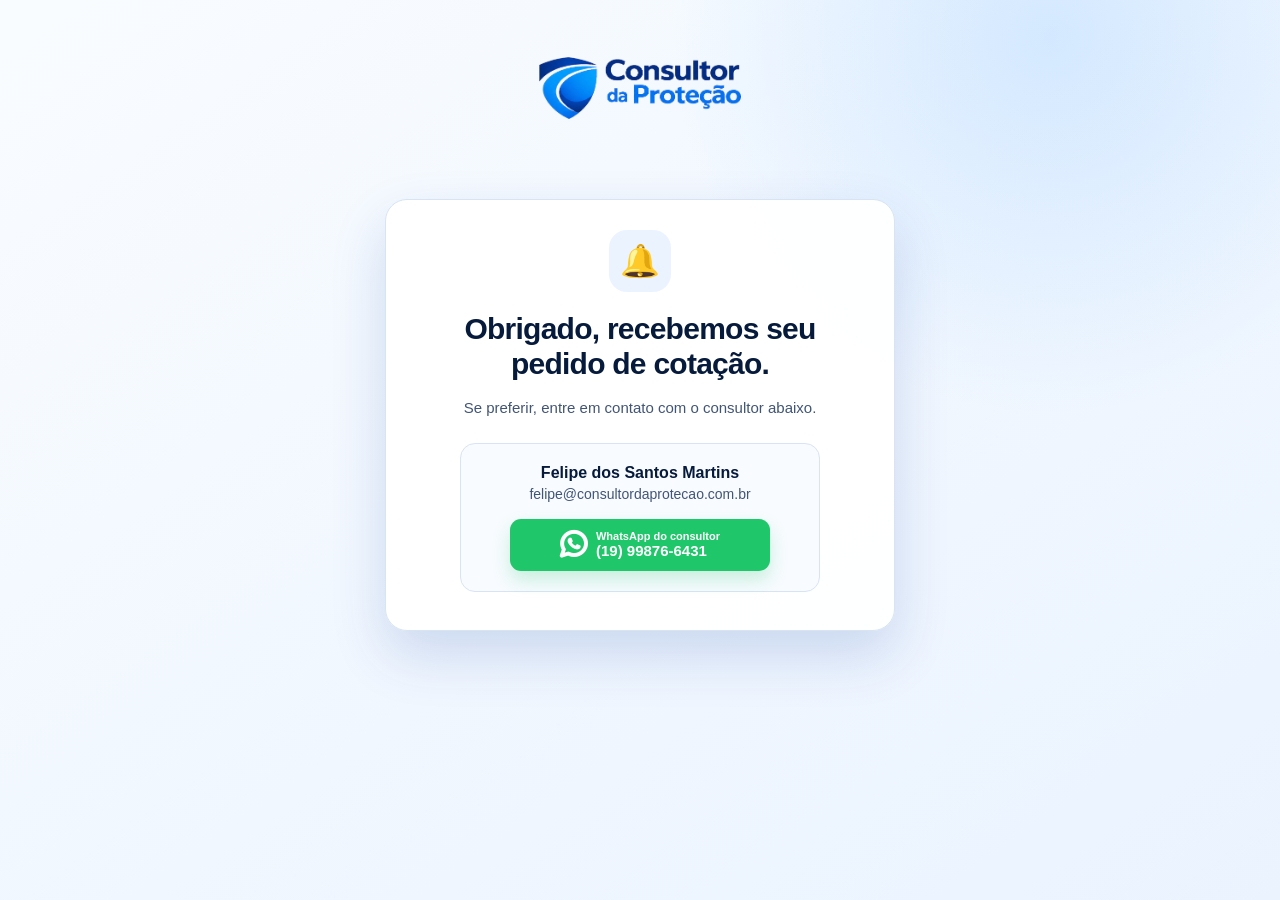
<file: obrigado.html>
<!DOCTYPE html>
<html lang="pt-BR">
<head>
  <!-- Google Tag Manager -->
  <script>(function(w,d,s,l,i){w[l]=w[l]||[];w[l].push({'gtm.start':new Date().getTime(),event:'gtm.js'});var f=d.getElementsByTagName(s)[0],j=d.createElement(s),dl=l!='dataLayer'?'&l='+l:'';j.async=true;j.src='https://www.googletagmanager.com/gtm.js?id='+i+dl;f.parentNode.insertBefore(j,f);})(window,document,'script','dataLayer','GTM-59C9CPQG');</script>
  <!-- End Google Tag Manager -->
  <meta charset="UTF-8">
  <meta name="viewport" content="width=device-width, initial-scale=1.0">
  <link rel="icon" href="/images/consultor-da-protecao-favicon.png" type="image/png">
  <link rel="shortcut icon" href="/images/consultor-da-protecao-favicon.png" type="image/png">
  <meta name="robots" content="noindex, nofollow">
  <meta name="theme-color" content="#0759d6">
  <title>Cotação recebida | Consultor da Proteção</title>
  <link rel="canonical" href="https://consultordaprotecao.com.br/obrigado">
  <link rel="stylesheet" href="css/obrigado.css?v=20260727-no-orange">
</head>
<body>
  <!-- Google Tag Manager (noscript) -->
  <noscript><iframe src="https://www.googletagmanager.com/ns.html?id=GTM-59C9CPQG" height="0" width="0" style="display:none;visibility:hidden"></iframe></noscript>
  <!-- End Google Tag Manager (noscript) -->

  <main class="thank-you-page">
    <a class="brand" href="/" aria-label="Voltar para a página inicial do Consultor da Proteção"><img src="images/consultor-da-protecao-logo-transparent.png" alt="Consultor da Proteção" width="1102" height="447"></a>

    <section class="thank-you-card" aria-labelledby="thank-you-title">
      <div class="bell" aria-hidden="true">🔔</div>
      <div class="thank-you-content">
        <h1 id="thank-you-title">Obrigado, recebemos seu pedido de cotação.</h1>
        <p>Se preferir, entre em contato com o consultor abaixo.</p>

        <div class="consultant-contact">
          <strong>Felipe dos Santos Martins</strong>
          <a href="mailto:felipe@consultordaprotecao.com.br">felipe@consultordaprotecao.com.br</a>
          <a class="whatsapp-button js-whatsapp-manual" href="https://wa.me/5519998766431?text=Ol%C3%A1%2C%20Felipe%21%20Vim%20pelo%20site%20e%20gostaria%20de%20receber%20uma%20cota%C3%A7%C3%A3o%20de%20prote%C3%A7%C3%A3o%20veicular." target="_blank" rel="noopener noreferrer" data-whatsapp-location="thank_you" aria-label="Falar com Felipe no WhatsApp">
            <span class="whatsapp-icon" aria-hidden="true"></span>
            <span>WhatsApp do consultor<br><b>(19) 99876-6431</b></span>
          </a>
        </div>
      </div>
    </section>
  </main>

  <script>
    if ('scrollRestoration' in history) history.scrollRestoration = 'manual';
    window.scrollTo(0, 0);
    window.addEventListener('pageshow', function () { window.scrollTo(0, 0); });
    function isManualWhatsAppUrl(href) {
      return /^(https:\/\/(?:wa\.me|api\.whatsapp\.com|web\.whatsapp\.com)\/|whatsapp:\/\/send(?:[/?]|$))/i.test(String(href || '').trim());
    }
    document.querySelectorAll('a.js-whatsapp-manual').forEach(function (link) {
      if (link.dataset.whatsappManualListener === 'true') return;
      link.dataset.whatsappManualListener = 'true';
      link.addEventListener('click', function () {
        if (!isManualWhatsAppUrl(link.getAttribute('href'))) return;
        window.dataLayer = window.dataLayer || [];
        window.dataLayer.push({ event: 'whatsapp_click_manual', cta_location: link.dataset.whatsappLocation });
      });
    });
  </script>
</body>
</html>
</file>
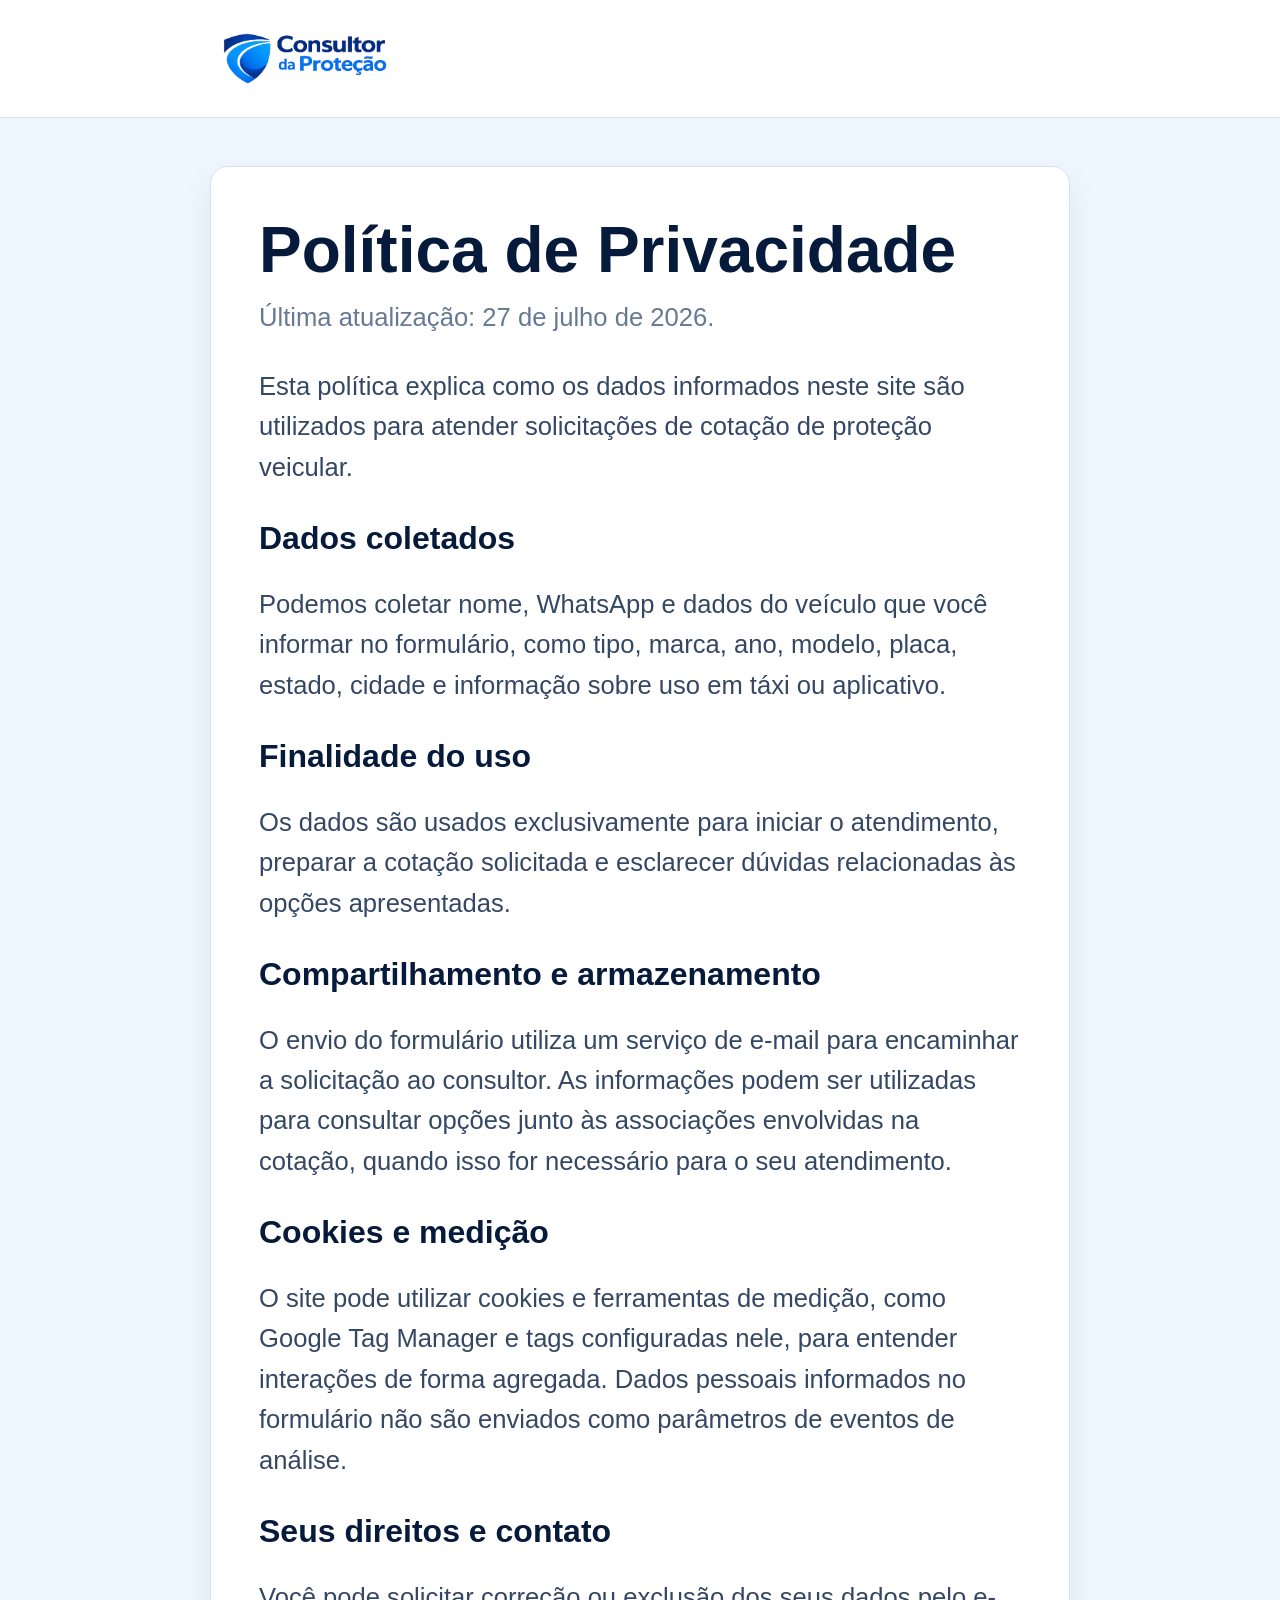
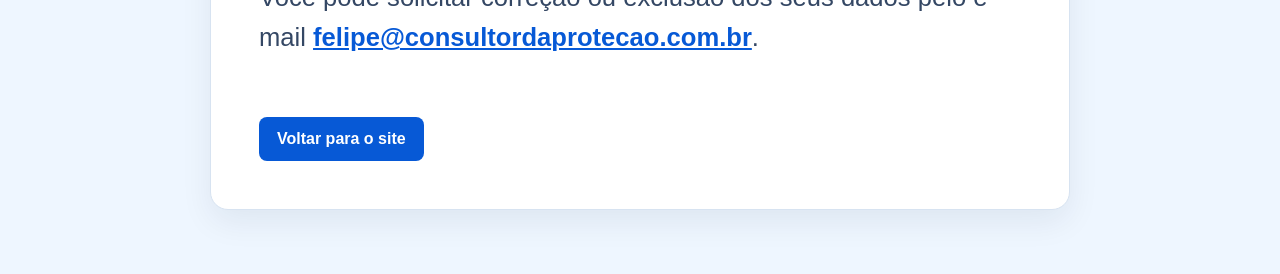
<file: privacidade.html>
<!doctype html>
<html lang="pt-BR">
<head>
  <!-- Google Tag Manager -->
  <script>(function(w,d,s,l,i){w[l]=w[l]||[];w[l].push({'gtm.start':new Date().getTime(),event:'gtm.js'});var f=d.getElementsByTagName(s)[0],j=d.createElement(s),dl=l!='dataLayer'?'&l='+l:'';j.async=true;j.src='https://www.googletagmanager.com/gtm.js?id='+i+dl;f.parentNode.insertBefore(j,f);})(window,document,'script','dataLayer','GTM-59C9CPQG');</script>
  <!-- End Google Tag Manager -->
  <meta charset="UTF-8">
  <meta name="viewport" content="width=device-width, initial-scale=1.0">
  <meta name="robots" content="index, follow">
  <title>Política de Privacidade | Consultor da Proteção</title>
  <link rel="canonical" href="https://consultordaprotecao.com.br/privacidade.html">
  <link rel="icon" href="/images/consultor-da-protecao-favicon.png" type="image/png">
  <link rel="stylesheet" href="css/legal.css">
</head>
<body>
  <!-- Google Tag Manager (noscript) -->
  <noscript><iframe src="https://www.googletagmanager.com/ns.html?id=GTM-59C9CPQG" height="0" width="0" style="display:none;visibility:hidden"></iframe></noscript>
  <!-- End Google Tag Manager (noscript) -->
  <header class="legal-header"><div class="legal-container"><a class="legal-brand" href="/" aria-label="Voltar para a página inicial"><img src="images/consultor-da-protecao-logo-transparent.png" alt="Consultor da Proteção" width="1102" height="447"></a></div></header>
  <main class="legal-main"><article class="legal-card legal-container">
    <h1>Política de Privacidade</h1>
    <p class="legal-updated">Última atualização: 27 de julho de 2026.</p>
    <p>Esta política explica como os dados informados neste site são utilizados para atender solicitações de cotação de proteção veicular.</p>
    <h2>Dados coletados</h2>
    <p>Podemos coletar nome, WhatsApp e dados do veículo que você informar no formulário, como tipo, marca, ano, modelo, placa, estado, cidade e informação sobre uso em táxi ou aplicativo.</p>
    <h2>Finalidade do uso</h2>
    <p>Os dados são usados exclusivamente para iniciar o atendimento, preparar a cotação solicitada e esclarecer dúvidas relacionadas às opções apresentadas.</p>
    <h2>Compartilhamento e armazenamento</h2>
    <p>O envio do formulário utiliza um serviço de e-mail para encaminhar a solicitação ao consultor. As informações podem ser utilizadas para consultar opções junto às associações envolvidas na cotação, quando isso for necessário para o seu atendimento.</p>
    <h2>Cookies e medição</h2>
    <p>O site pode utilizar cookies e ferramentas de medição, como Google Tag Manager e tags configuradas nele, para entender interações de forma agregada. Dados pessoais informados no formulário não são enviados como parâmetros de eventos de análise.</p>
    <h2>Seus direitos e contato</h2>
    <p>Você pode solicitar correção ou exclusão dos seus dados pelo e-mail <a href="mailto:felipe@consultordaprotecao.com.br">felipe@consultordaprotecao.com.br</a>.</p>
    <!-- TODO: inserir identificação administrativa do responsável quando disponível. -->
    <a class="legal-back" href="/">Voltar para o site</a>
  </article></main>
</body>
</html>
</file>
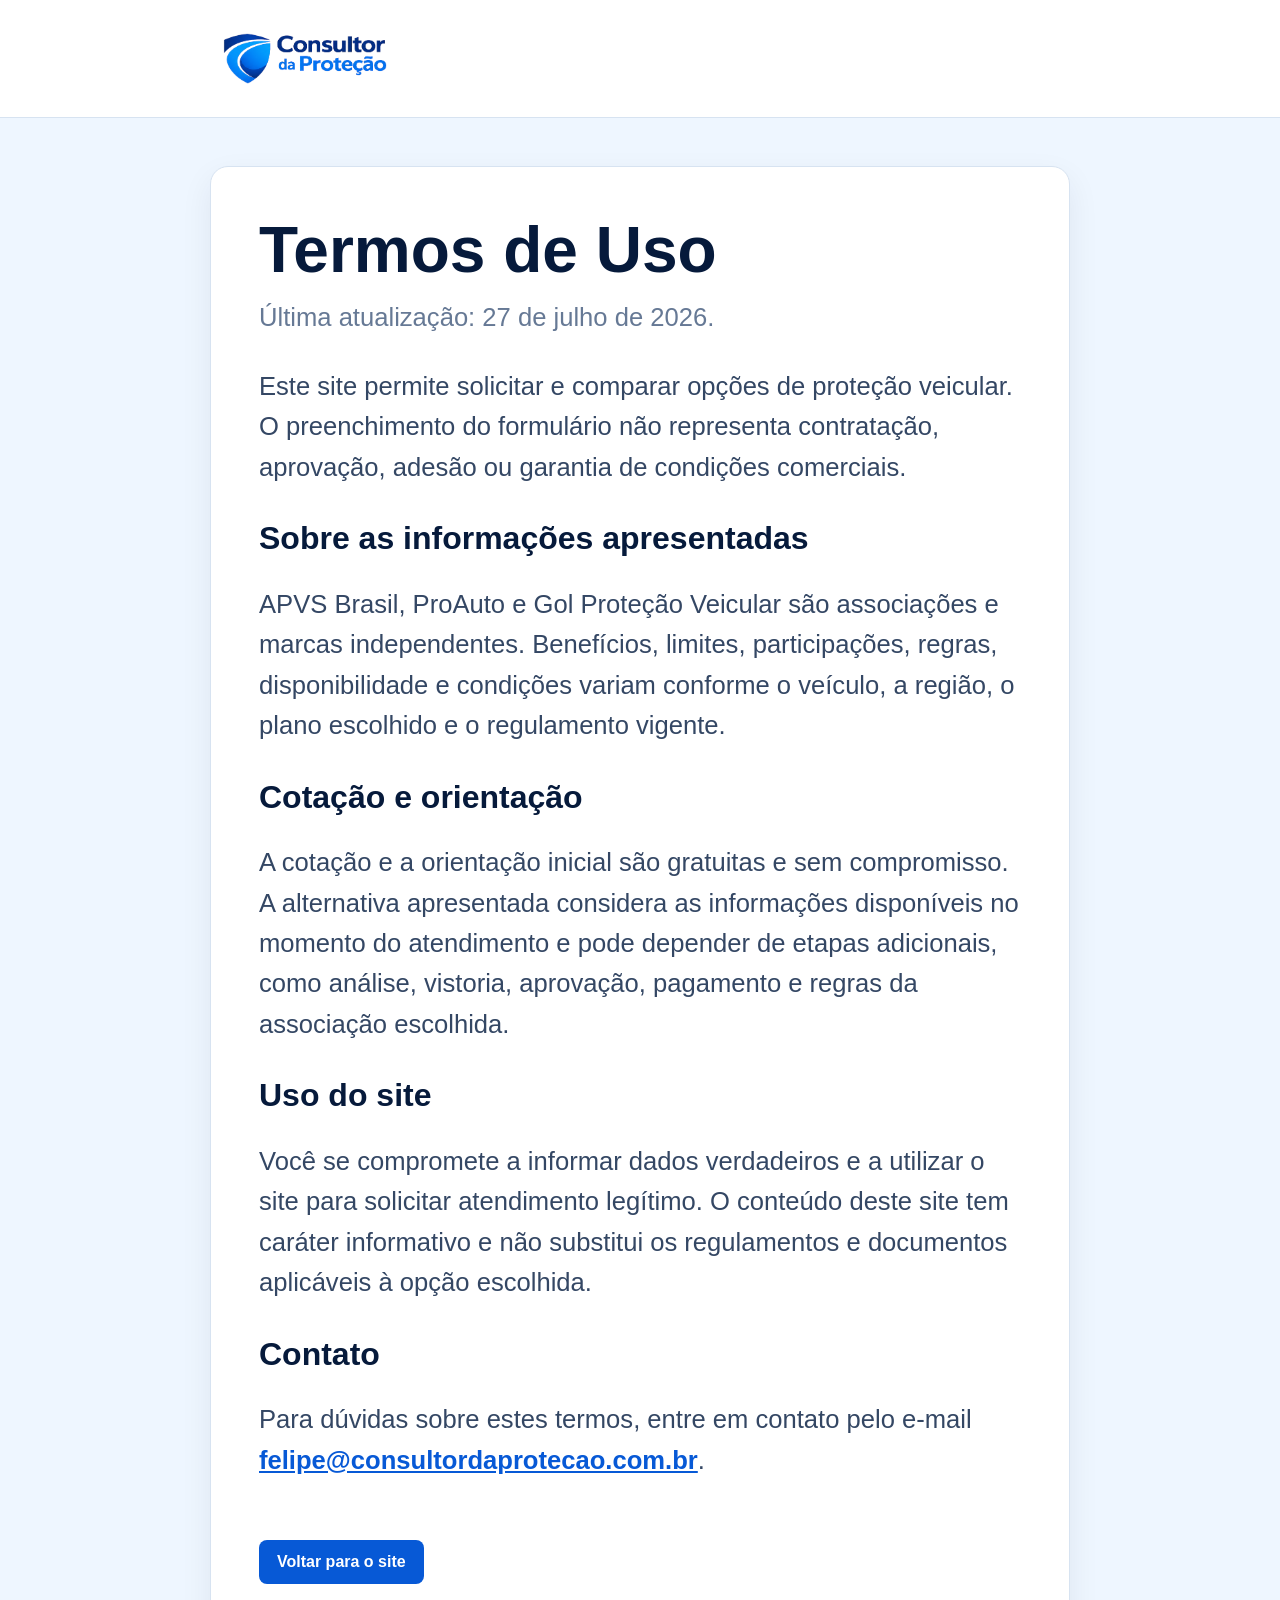
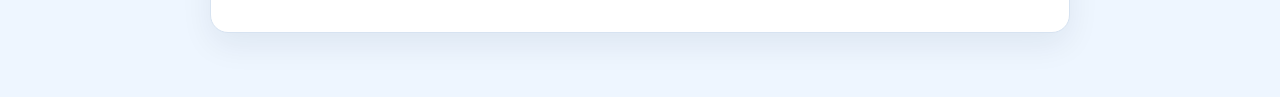
<file: termos.html>
<!doctype html>
<html lang="pt-BR">
<head>
  <!-- Google Tag Manager -->
  <script>(function(w,d,s,l,i){w[l]=w[l]||[];w[l].push({'gtm.start':new Date().getTime(),event:'gtm.js'});var f=d.getElementsByTagName(s)[0],j=d.createElement(s),dl=l!='dataLayer'?'&l='+l:'';j.async=true;j.src='https://www.googletagmanager.com/gtm.js?id='+i+dl;f.parentNode.insertBefore(j,f);})(window,document,'script','dataLayer','GTM-59C9CPQG');</script>
  <!-- End Google Tag Manager -->
  <meta charset="UTF-8">
  <meta name="viewport" content="width=device-width, initial-scale=1.0">
  <meta name="robots" content="index, follow">
  <title>Termos de Uso | Consultor da Proteção</title>
  <link rel="canonical" href="https://consultordaprotecao.com.br/termos.html">
  <link rel="icon" href="/images/consultor-da-protecao-favicon.png" type="image/png">
  <link rel="stylesheet" href="css/legal.css">
</head>
<body>
  <!-- Google Tag Manager (noscript) -->
  <noscript><iframe src="https://www.googletagmanager.com/ns.html?id=GTM-59C9CPQG" height="0" width="0" style="display:none;visibility:hidden"></iframe></noscript>
  <!-- End Google Tag Manager (noscript) -->
  <header class="legal-header"><div class="legal-container"><a class="legal-brand" href="/" aria-label="Voltar para a página inicial"><img src="images/consultor-da-protecao-logo-transparent.png" alt="Consultor da Proteção" width="1102" height="447"></a></div></header>
  <main class="legal-main"><article class="legal-card legal-container">
    <h1>Termos de Uso</h1>
    <p class="legal-updated">Última atualização: 27 de julho de 2026.</p>
    <p>Este site permite solicitar e comparar opções de proteção veicular. O preenchimento do formulário não representa contratação, aprovação, adesão ou garantia de condições comerciais.</p>
    <h2>Sobre as informações apresentadas</h2>
    <p>APVS Brasil, ProAuto e Gol Proteção Veicular são associações e marcas independentes. Benefícios, limites, participações, regras, disponibilidade e condições variam conforme o veículo, a região, o plano escolhido e o regulamento vigente.</p>
    <h2>Cotação e orientação</h2>
    <p>A cotação e a orientação inicial são gratuitas e sem compromisso. A alternativa apresentada considera as informações disponíveis no momento do atendimento e pode depender de etapas adicionais, como análise, vistoria, aprovação, pagamento e regras da associação escolhida.</p>
    <h2>Uso do site</h2>
    <p>Você se compromete a informar dados verdadeiros e a utilizar o site para solicitar atendimento legítimo. O conteúdo deste site tem caráter informativo e não substitui os regulamentos e documentos aplicáveis à opção escolhida.</p>
    <h2>Contato</h2>
    <p>Para dúvidas sobre estes termos, entre em contato pelo e-mail <a href="mailto:felipe@consultordaprotecao.com.br">felipe@consultordaprotecao.com.br</a>.</p>
    <!-- TODO: inserir identificação administrativa do responsável quando disponível. -->
    <a class="legal-back" href="/">Voltar para o site</a>
  </article></main>
</body>
</html>
</file>
<file: css/obrigado.css>
:root {
  --thank-blue-950: #061a3b;
  --thank-blue-800: #063b99;
  --thank-blue-700: #0759d6;
  --thank-blue-100: #eaf3ff;
  --thank-slate: #415575;
  --thank-line: #d8e4f3;
  --thank-white: #ffffff;
  --thank-green: #20c76a;
}

@font-face {
  font-family: 'icomoon';
  src: url('../fonts/icomoon.woff') format('woff'),
       url('../fonts/icomoon.ttf') format('truetype');
  font-weight: normal;
  font-style: normal;
  font-display: block;
}

* { box-sizing: border-box; }
html, body { min-height: 100%; }

body {
  margin: 0;
  color: var(--thank-blue-950);
  font-family: Arial, Helvetica, sans-serif;
  background: #f4f8fc;
}

.thank-you-page {
  position: relative;
  min-height: 100vh;
  min-height: 100svh;
  padding: 40px 20px 54px;
  display: flex;
  flex-direction: column;
  align-items: center;
  overflow: hidden;
  isolation: isolate;
}

.thank-you-page::before {
  content: '';
  position: absolute;
  z-index: -2;
  inset: 0;
  background: radial-gradient(circle at 82% 4%, rgba(22, 136, 255, .14), transparent 28%), linear-gradient(145deg, #f9fcff 0%, #eaf3ff 100%);
}

.brand {
  display: block;
  width: min(236px, 62vw);
  line-height: 0;
}

.brand img { display: block; width: 100%; height: auto; }

.thank-you-card {
  width: min(100%, 510px);
  margin: clamp(34px, 7vh, 72px) 0 auto;
  overflow: hidden;
  border: 1px solid var(--thank-line);
  border-radius: 22px;
  background: rgba(255, 255, 255, .97);
  box-shadow: 0 24px 55px rgba(6, 59, 153, .16);
}

.bell {
  width: 62px;
  height: 62px;
  margin: 30px auto 0;
  display: grid;
  place-items: center;
  border-radius: 18px;
  background: var(--thank-blue-100);
  font-size: 32px;
  line-height: 1;
}

.thank-you-content { padding: 20px clamp(25px, 6vw, 52px) 38px; text-align: center; }

.thank-you-content h1 {
  max-width: 390px;
  margin: 0 auto 16px;
  color: var(--thank-blue-950);
  font-size: clamp(23px, 3vw, 30px);
  line-height: 1.16;
  letter-spacing: -.025em;
}

.thank-you-content p {
  max-width: 415px;
  margin: 0 auto 13px;
  color: var(--thank-slate);
  font-size: 15px;
  line-height: 1.5;
}

.consultant-contact {
  max-width: 360px;
  margin: 23px auto 0;
  padding: 20px;
  border: 1px solid var(--thank-line);
  border-radius: 15px;
  background: #f8fbff;
  font-size: 14px;
}

.consultant-contact strong { display: block; color: var(--thank-blue-950); font-size: 16px; }
.consultant-contact > a:not(.whatsapp-button) { display: block; margin-top: 4px; color: var(--thank-slate); text-decoration: none; }
.consultant-contact > a:not(.whatsapp-button):hover { color: var(--thank-blue-700); text-decoration: underline; }

.whatsapp-button {
  width: min(100%, 260px);
  min-height: 52px;
  margin: 17px auto 0;
  padding: 8px 14px;
  display: flex;
  align-items: center;
  justify-content: center;
  gap: 9px;
  border-radius: 11px;
  color: var(--thank-white);
  background: var(--thank-green);
  box-shadow: 0 9px 18px rgba(32, 199, 106, .22);
  font-size: 11px;
  font-weight: 700;
  line-height: 1.12;
  text-align: left;
  text-decoration: none;
  transition: transform .2s ease, background .2s ease;
}

.whatsapp-button:hover, .whatsapp-button:focus-visible { color: var(--thank-white); background: #16ad59; transform: translateY(-2px); }
.whatsapp-button b { display: block; margin-top: 1px; font-size: 15px; }
.whatsapp-icon { color: var(--thank-white); font-family: 'icomoon'; font-size: 27px; line-height: 1; }
.whatsapp-icon::before { content: "\e909"; }

@media (max-width: 600px) {
  .thank-you-page { min-height: 100svh; padding: 29px 16px 35px; }
  .brand { width: min(210px, 64vw); }
  .thank-you-card { margin-top: 37px; border-radius: 18px; }
  .bell { width: 54px; height: 54px; margin-top: 23px; border-radius: 15px; font-size: 28px; }
  .thank-you-content { padding: 18px 22px 27px; }
  .thank-you-content h1 { font-size: 24px; }
  .thank-you-content p { font-size: 14px; }
  .consultant-contact { margin-top: 19px; padding: 17px 14px; }
}

@media (max-height: 690px) and (min-width: 601px) {
  .thank-you-page { padding-top: 24px; padding-bottom: 24px; }
  .thank-you-card { margin-top: 26px; }
  .bell { width: 52px; height: 52px; margin-top: 18px; font-size: 27px; }
  .thank-you-content { padding-top: 15px; padding-bottom: 20px; }
  .thank-you-content p { font-size: 13px; }
  .consultant-contact { margin-top: 15px; padding: 14px; }
}
</file>
<file: css/legal.css>
:root { --legal-navy: #061a3b; --legal-blue: #0759d6; --legal-light: #eef6ff; --legal-text: #344764; }
* { box-sizing: border-box; }
html { scroll-behavior: smooth; }
body { margin: 0; background: var(--legal-light); color: var(--legal-text); font-family: Arial, Helvetica, sans-serif; }
.legal-header { padding: 20px 0; border-bottom: 1px solid #d7e3f1; background: #fff; }
.legal-container { width: min(92%, 860px); margin: auto; }
.legal-brand { display: block; width: 190px; line-height: 0; }
.legal-brand img { width: 100%; height: auto; }
.legal-main { padding: 48px 0 64px; }
.legal-card { padding: clamp(24px, 5vw, 48px); border: 1px solid #d7e3f1; border-radius: 18px; background: #fff; box-shadow: 0 12px 32px rgba(6, 26, 59, .07); }
.legal-card h1 { margin: 0 0 12px; color: var(--legal-navy); font-size: clamp(2.6rem, 5vw, 4rem); line-height: 1.1; }
.legal-card h2 { margin: 31px 0 10px; color: var(--legal-navy); font-size: 2rem; line-height: 1.25; }
.legal-card p, .legal-card li { font-size: 1.6rem; line-height: 1.58; }
.legal-card ul { padding-left: 22px; }
.legal-card a { color: var(--legal-blue); font-weight: 700; }
.legal-updated { margin: 0 0 28px; color: #667995; font-size: 1.4rem; }
.legal-back { display: inline-flex; min-height: 44px; align-items: center; margin-top: 34px; border-radius: 8px; background: var(--legal-blue); color: #fff !important; padding: 12px 18px; text-decoration: none; }
:focus-visible { outline: 3px solid var(--legal-blue); outline-offset: 3px; }
@media (max-width: 500px) { .legal-header { padding: 17px 0; } .legal-brand { width: 170px; } .legal-main { padding: 30px 0 42px; } .legal-card a[href^="mailto:"] { display: inline-block; max-width: 100%; overflow-wrap: anywhere; word-break: break-word; white-space: normal; } }
</file>
